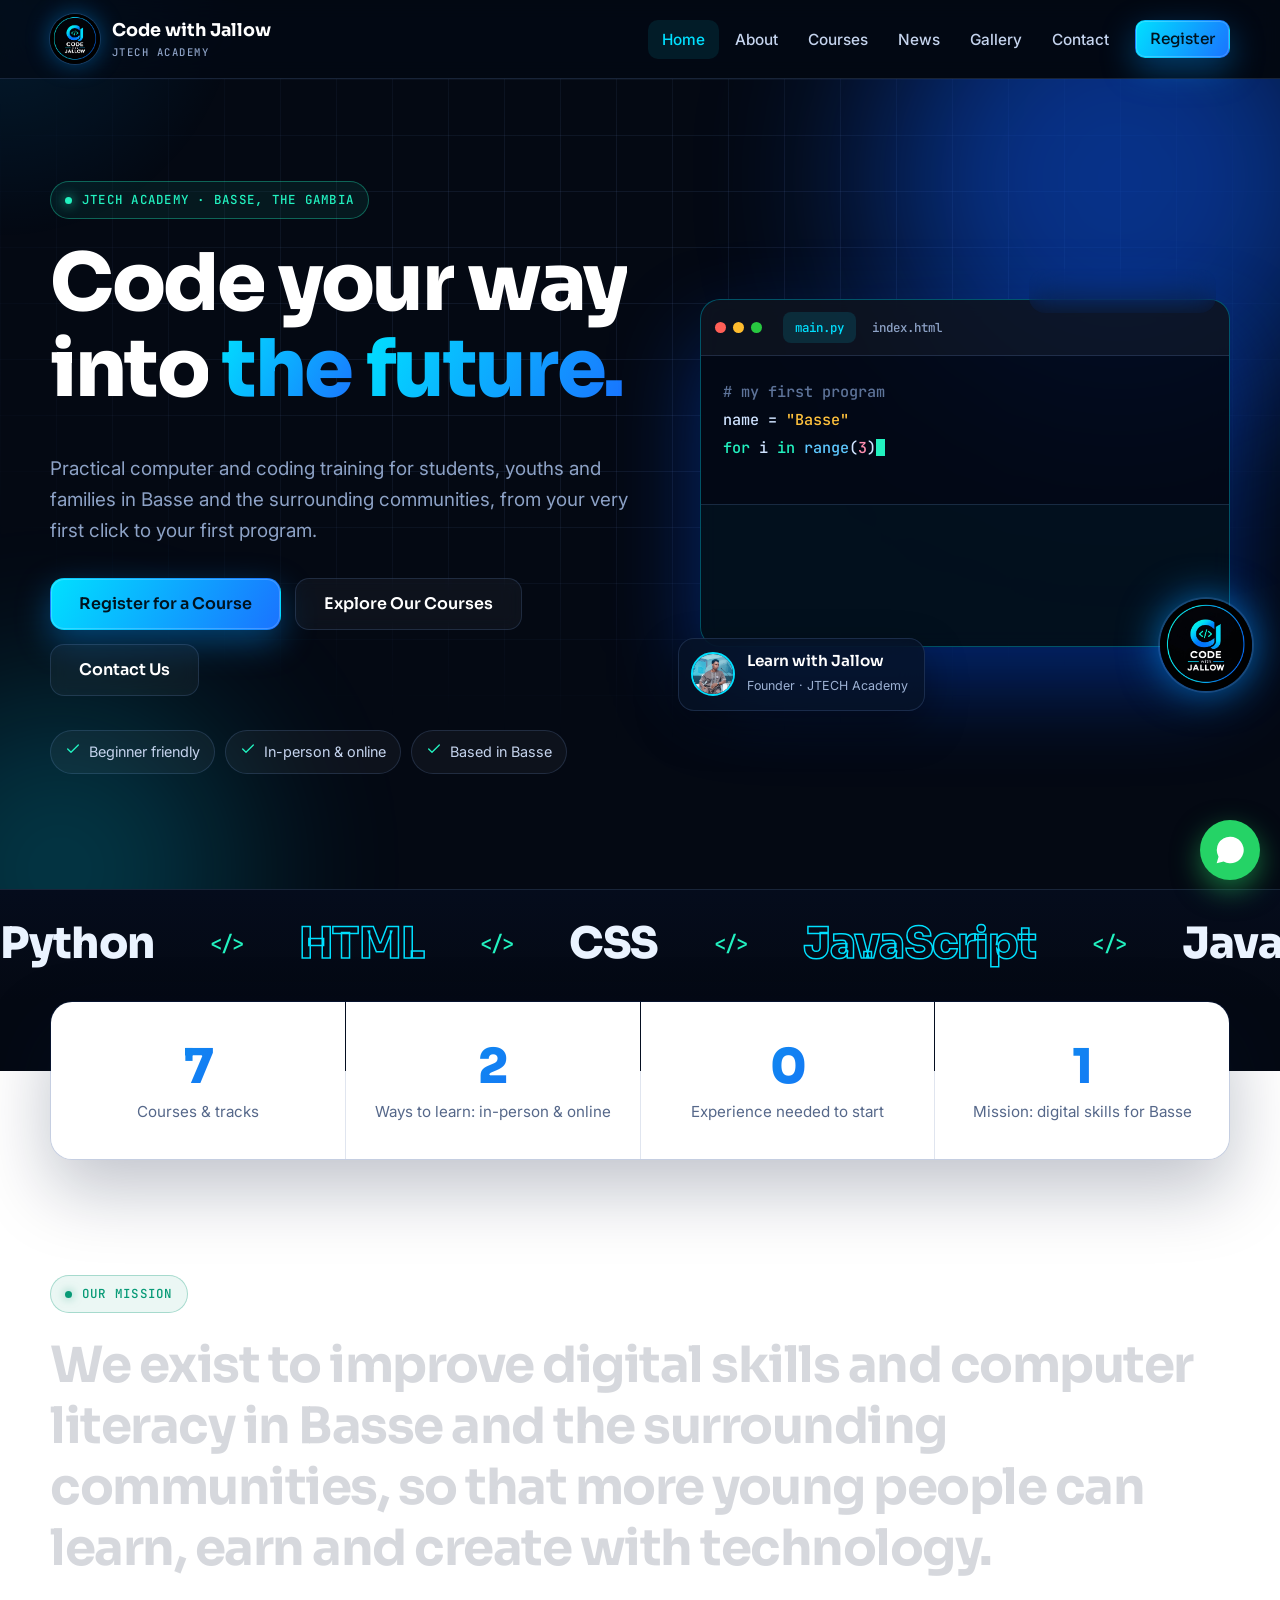
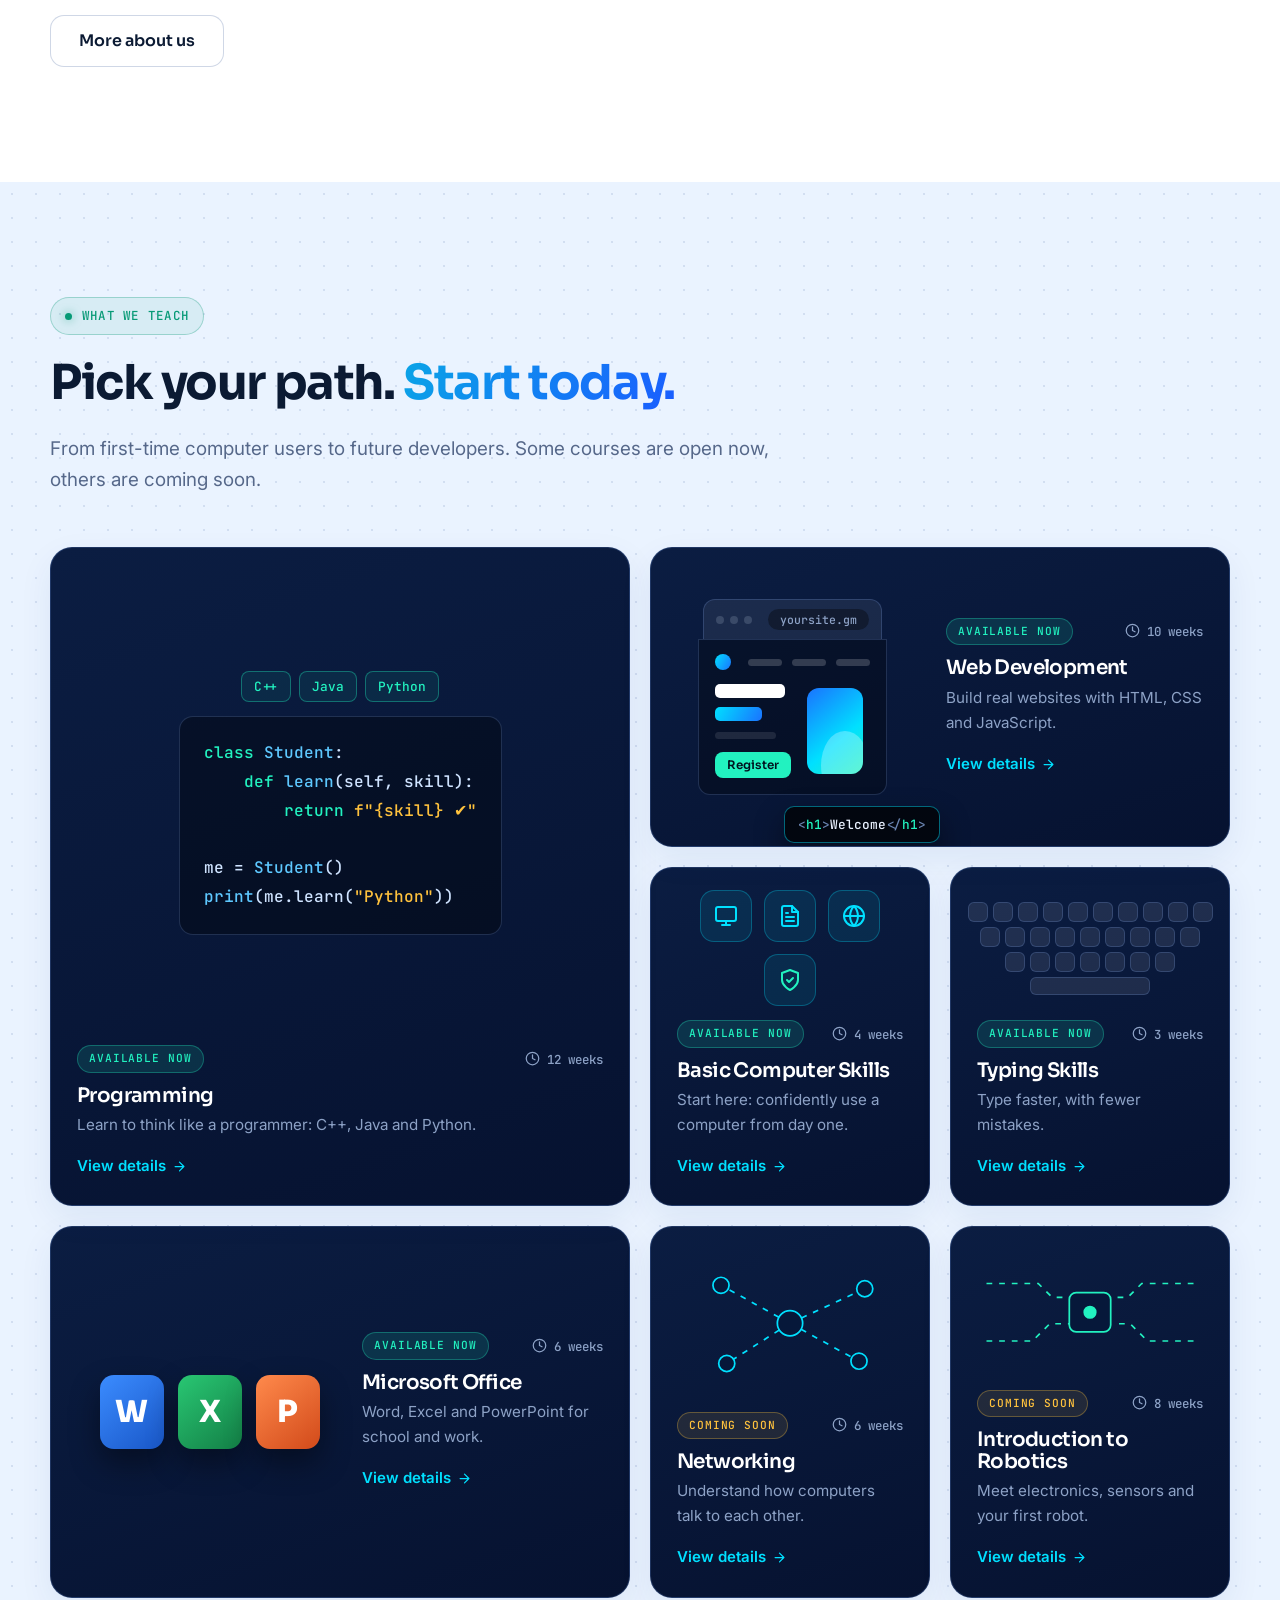
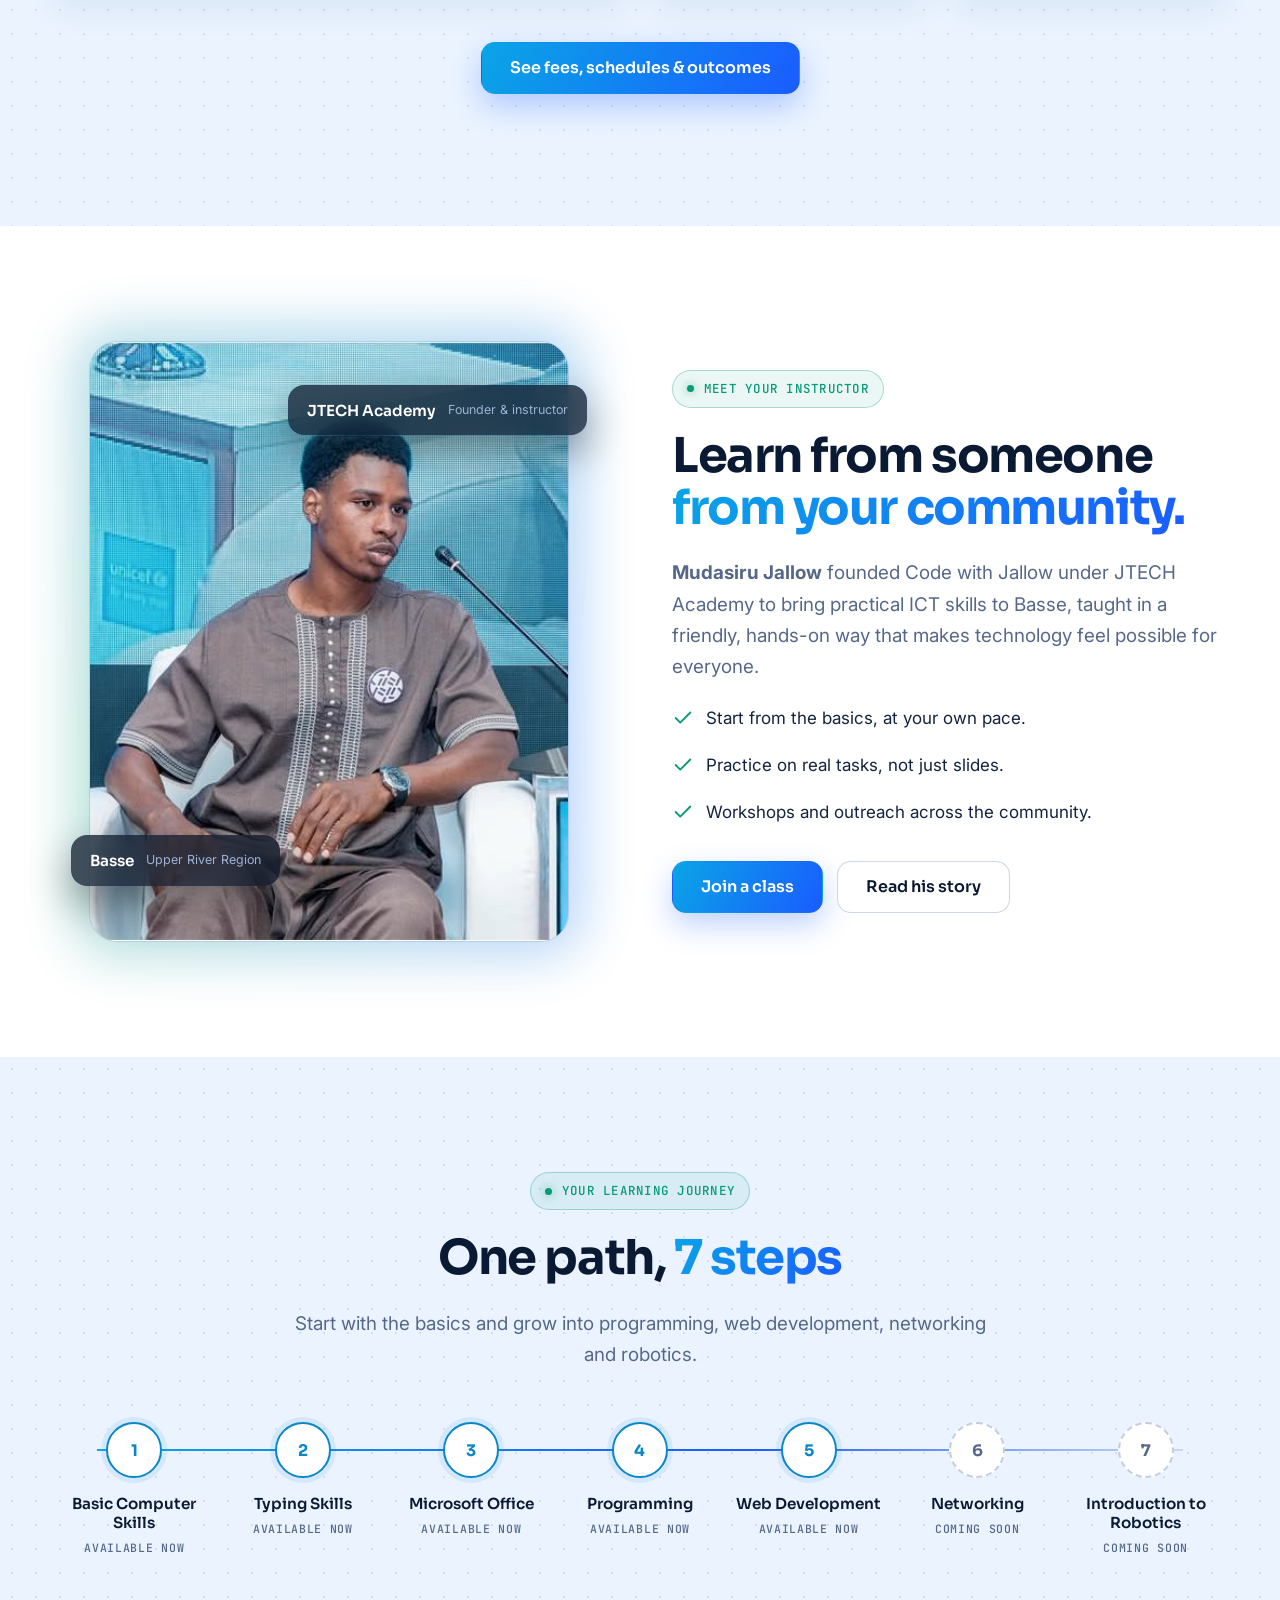
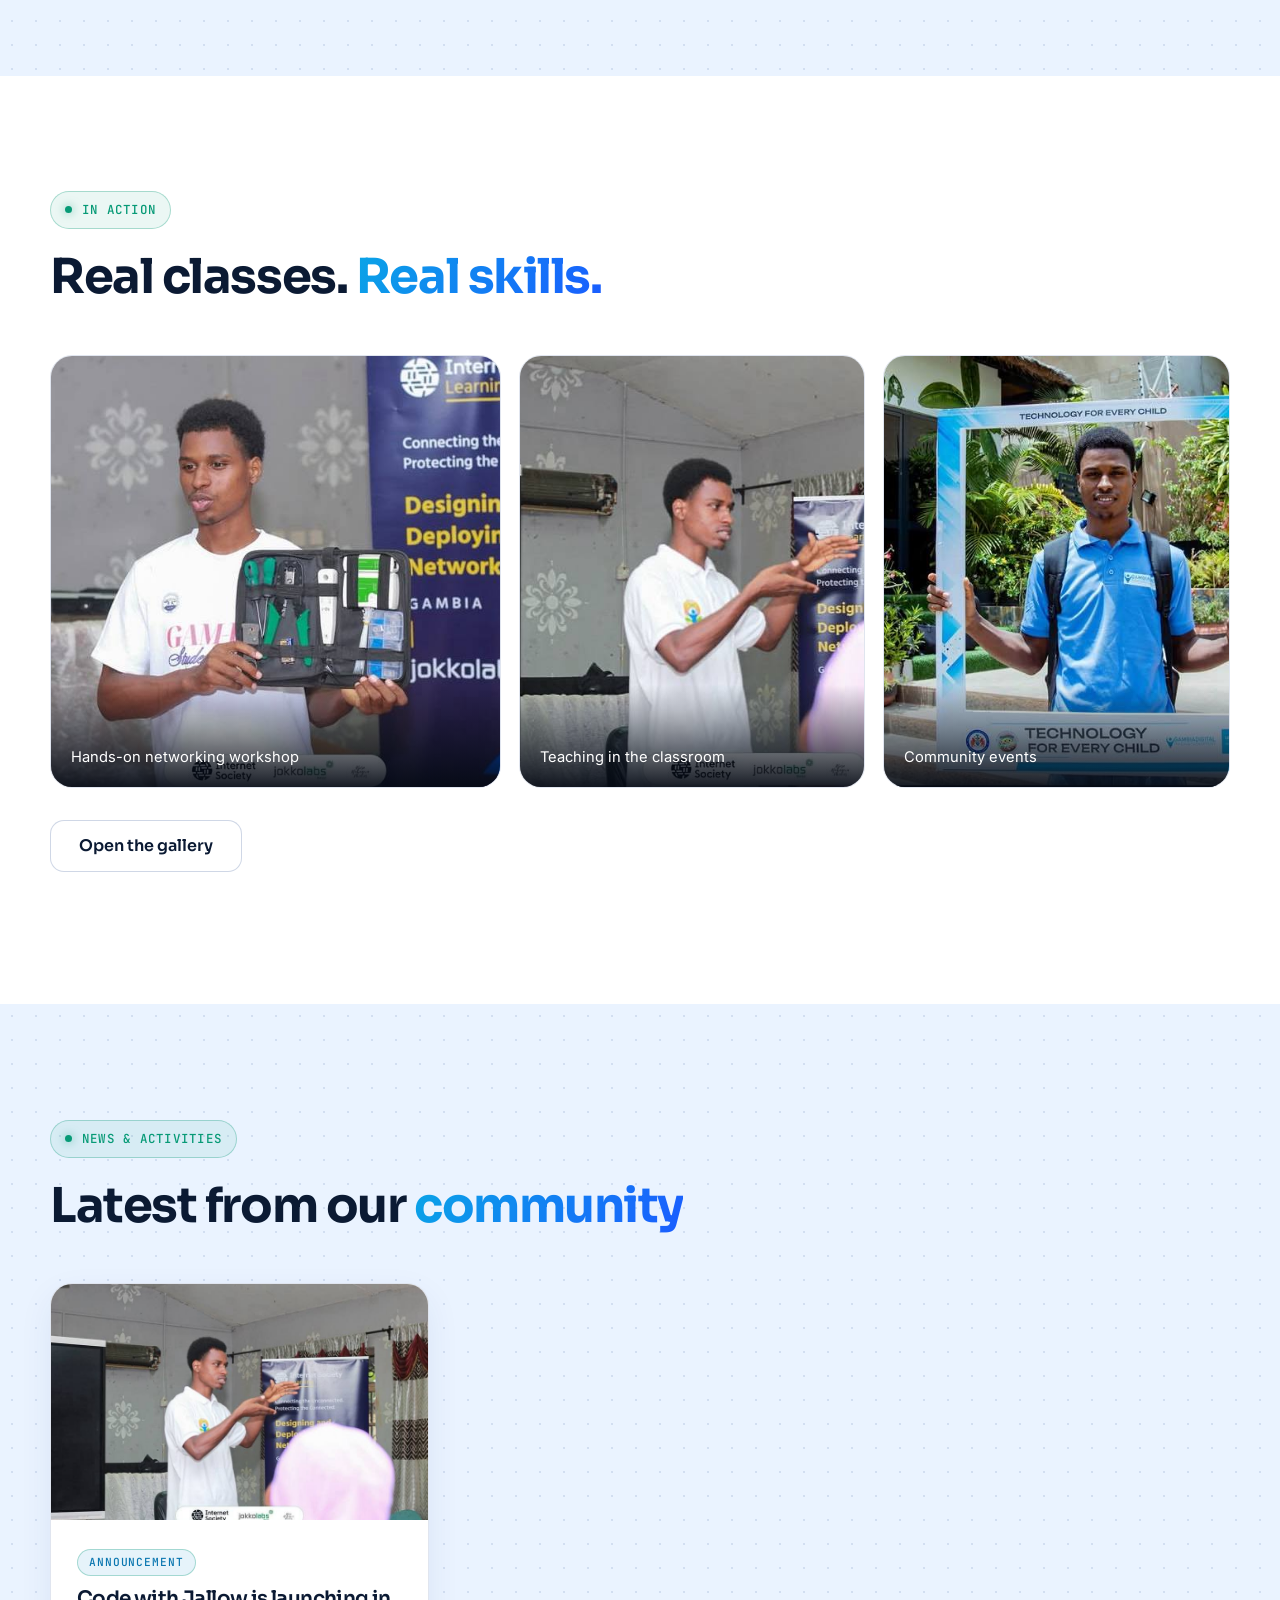
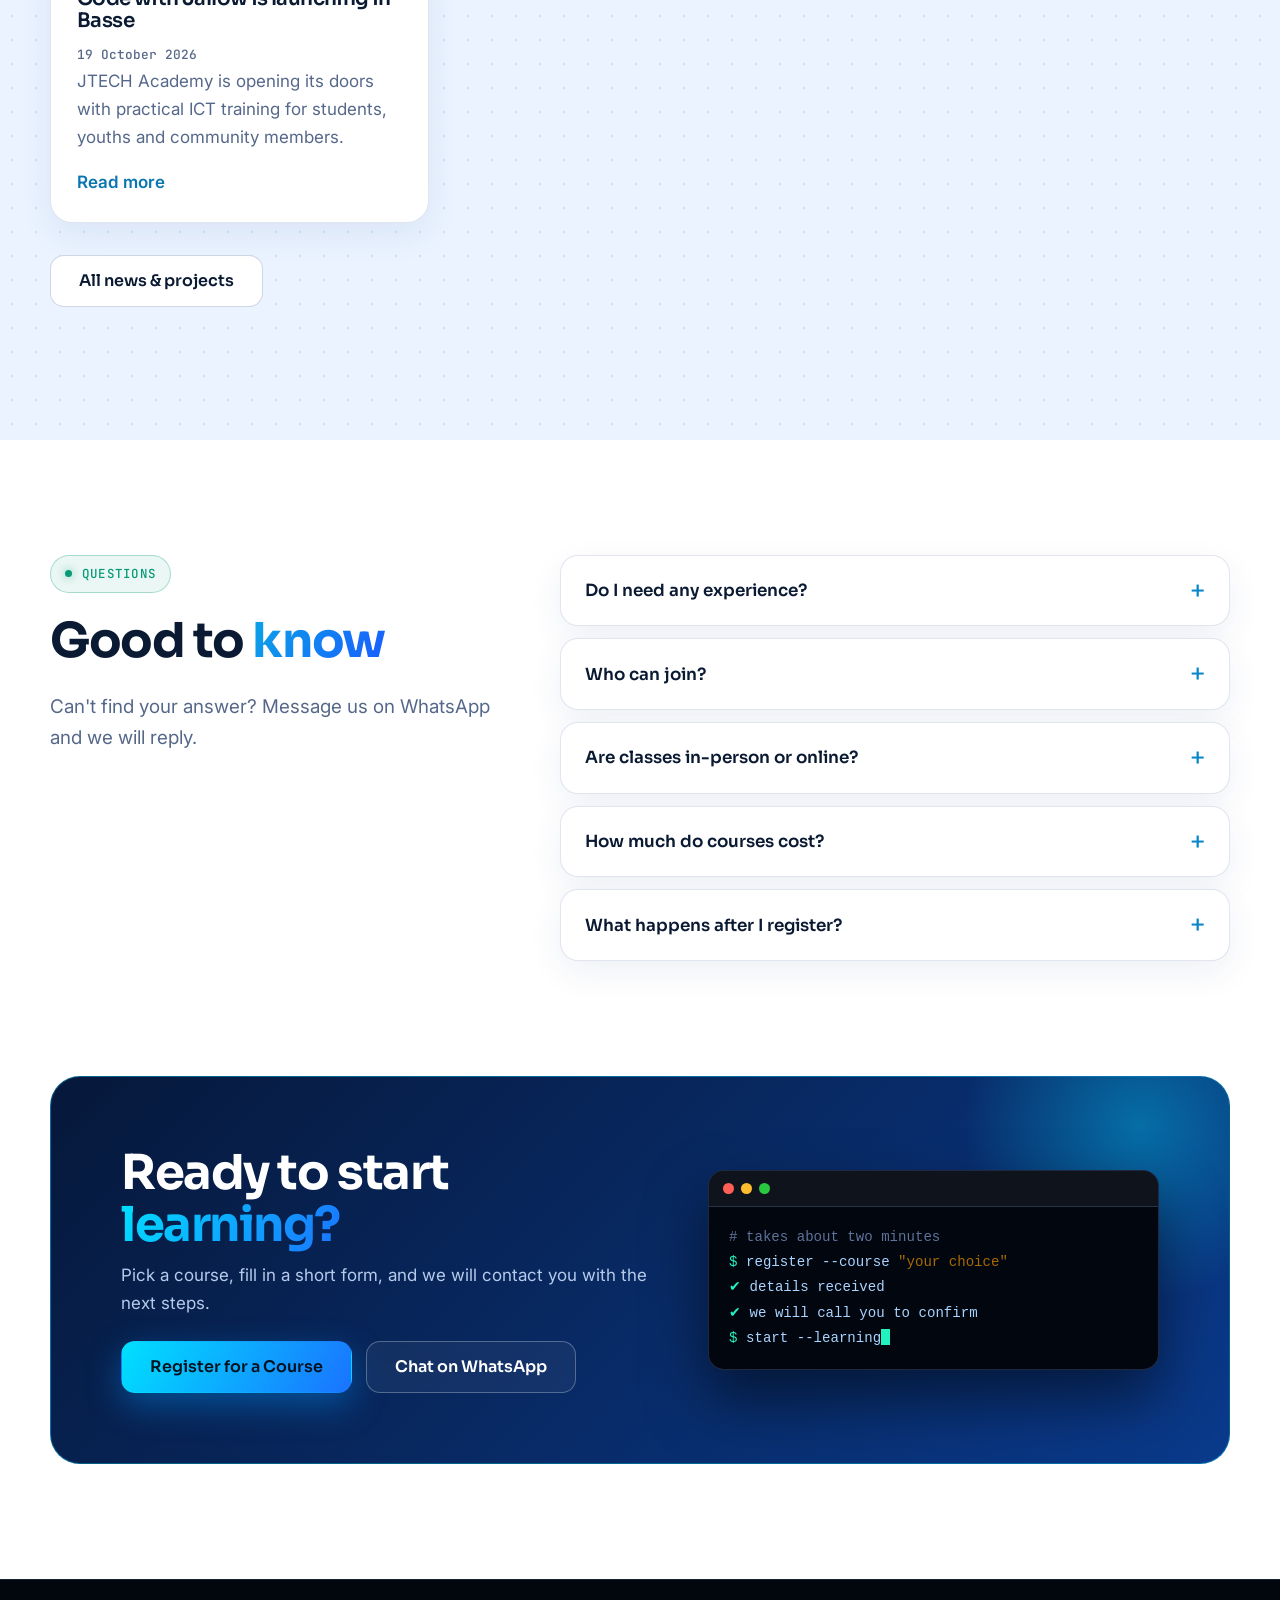
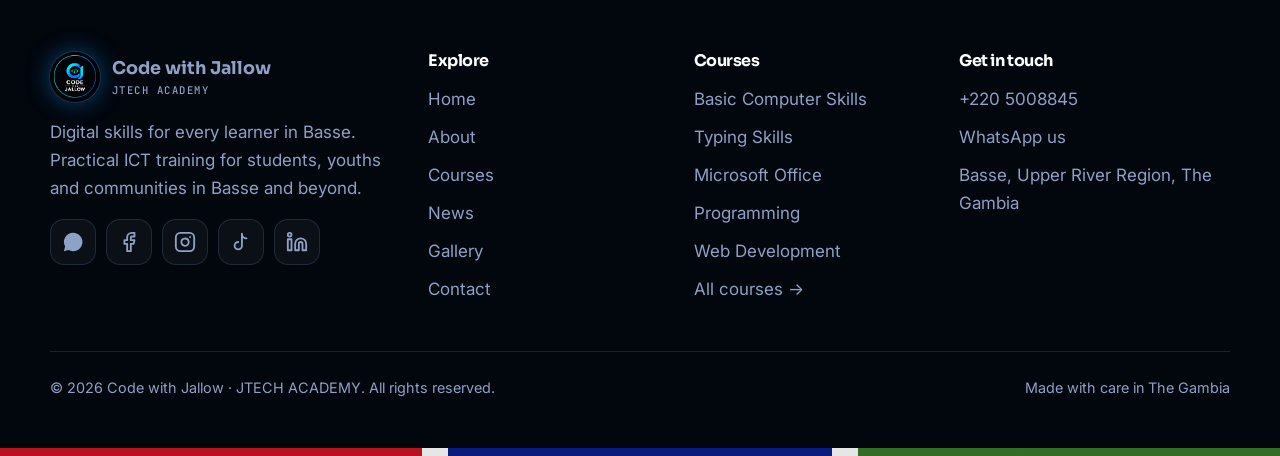
<file: index.html>
<!doctype html>
<html lang="en">
<head>
  <meta charset="utf-8">
  <meta name="viewport" content="width=device-width, initial-scale=1">
  <title>Code with Jallow | ICT & Coding Training in Basse, The Gambia</title>
  <meta name="description" content="Code with Jallow (JTECH Academy) offers practical computer skills, typing, Microsoft Office, programming and web development training in Basse, Upper River Region, The Gambia. Register today.">
  <link rel="canonical" href="https://www.example.com/">
  <meta property="og:title" content="Code with Jallow | ICT & Coding Training in Basse">
  <meta property="og:description" content="Practical digital skills training for students, youths and communities in Basse, The Gambia.">
  <meta property="og:type" content="website">
  <meta property="og:image" content="images/logo.jpg">
  <meta name="theme-color" content="#040913">
  <link rel="icon" href="images/logo.jpg" type="image/jpeg">
  <link rel="preconnect" href="https://fonts.googleapis.com">
  <link rel="preconnect" href="https://fonts.gstatic.com" crossorigin>
  <link href="https://fonts.googleapis.com/css2?family=Inter:wght@400;500;600&family=JetBrains+Mono:wght@500&family=Sora:wght@500;600;700;800&display=swap" rel="stylesheet">
  <link rel="stylesheet" href="css/style.css">
  <script type="application/ld+json">
  {"@context":"https://schema.org","@type":"EducationalOrganization","name":"Code with Jallow","alternateName":"JTECH Academy","description":"ICT and programming training in Basse, The Gambia","address":{"@type":"PostalAddress","addressLocality":"Basse","addressRegion":"Upper River Region","addressCountry":"GM"},"telephone":"+2205008845"}
  </script>
</head>
<body data-page="home">
  <a class="skip" href="#main">Skip to content</a>
  <header id="site-header"></header>

  <main id="main">
    <!-- HERO -->
    <section class="hero grid-bg">
      <canvas id="net" aria-hidden="true"></canvas>
      <div class="orb a"></div><div class="orb b"></div>
      <div class="container">
        <div>
          <span class="eyebrow">JTECH Academy · Basse, The Gambia</span>
          <h1 data-split>Code your way into <span class="gtext">the future.</span></h1>
          <p class="lead">Practical computer and coding training for students, youths and families in Basse and the surrounding communities, from your very first click to your first program.</p>
          <div class="btn-row">
            <a class="btn btn-primary" href="register.html">Register for a Course</a>
            <a class="btn btn-ghost" href="courses.html">Explore Our Courses</a>
            <a class="btn btn-ghost" href="contact.html">Contact Us</a>
          </div>
          <div class="hero-badges">
            <span class="badge"><span data-icon="check"></span>Beginner friendly</span>
            <span class="badge"><span data-icon="check"></span>In-person &amp; online</span>
            <span class="badge"><span data-icon="check"></span>Based in Basse</span>
          </div>
        </div>

        <div class="hero-stage">
          <div class="ide" id="ide">
            <div class="ide-bar"><i></i><i></i><i></i>
              <div class="ide-tabs"><button class="on" data-tab="py">main.py</button><button data-tab="html">index.html</button></div>
            </div>
            <pre class="ide-code" id="ide-code" aria-label="Sample code being typed"></pre>
            <div class="ide-out" id="ide-out" aria-live="off"></div>
          </div>
          <div class="glass chip-live"><span class="dot"></span>Registration open</div>
          <div class="glass chip-teacher"><img data-founder-photo src="images/founder.jpg" alt="" width="44" height="44"><div><strong>Learn with Jallow</strong><small>Founder · JTECH Academy</small></div></div>
          <img class="badge-logo" src="images/logo.jpg" alt="Code with Jallow logo" width="92" height="92">
        </div>
      </div>
    </section>

    <!-- TICKER -->
    <div class="marquee" aria-hidden="true"><div class="marquee-track" id="ticker"></div></div>

    <!-- STATS -->
    <section class="section" style="padding-bottom:0">
      <div class="container">
        <div class="stats-grid">
          <div class="stat"><strong data-course-count data-count="7">7</strong><span>Courses &amp; tracks</span></div>
          <div class="stat"><strong data-count="2">2</strong><span>Ways to learn: in-person &amp; online</span></div>
          <div class="stat"><strong data-count="0">0</strong><span>Experience needed to start</span></div>
          <div class="stat"><strong data-count="1">1</strong><span>Mission: digital skills for Basse</span></div>
        </div>
      </div>
    </section>

    <!-- MISSION (words light up on scroll) -->
    <section class="section">
      <div class="container">
        <span class="eyebrow">Our mission</span>
        <p class="mission" data-scrub>We exist to improve digital skills and computer literacy in Basse and the surrounding communities, so that more young people can learn, earn and create with technology.</p>
        <a class="btn btn-ghost" href="about.html">More about us</a>
      </div>
    </section>

    <!-- COURSES BENTO -->
    <section class="section alt">
      <div class="container">
        <div class="section-head">
          <span class="eyebrow">What we teach</span>
          <h2>Pick your path. <span class="gtext">Start today.</span></h2>
          <p class="lead">From first-time computer users to future developers. Some courses are open now, others are coming soon.</p>
        </div>
        <div class="bento" data-render="bento"></div>
        <p class="center" style="margin-top:44px"><a class="btn btn-primary" href="courses.html">See fees, schedules &amp; outcomes</a></p>
      </div>
    </section>

    <!-- MEET JALLOW -->
    <section class="section">
      <div class="container split">
        <div class="portrait reveal">
          <div class="ring"></div>
          <img data-founder-photo src="images/founder.jpg" alt="" loading="lazy" width="900" height="601">
          <div class="glass tag-a"><strong>Basse</strong><small>Upper River Region</small></div>
          <div class="glass tag-b"><strong>JTECH Academy</strong><small>Founder &amp; instructor</small></div>
        </div>
        <div class="reveal">
          <span class="eyebrow">Meet your instructor</span>
          <h2>Learn from someone <span class="gtext">from your community.</span></h2>
          <p class="lead"><strong data-founder-name>Mudasiru Jallow</strong> founded Code with Jallow under JTECH Academy to bring practical ICT skills to Basse, taught in a friendly, hands-on way that makes technology feel possible for everyone.</p>
          <ul class="checks">
            <li><span data-icon="check"></span>Start from the basics, at your own pace.</li>
            <li><span data-icon="check"></span>Practice on real tasks, not just slides.</li>
            <li><span data-icon="check"></span>Workshops and outreach across the community.</li>
          </ul>
          <div class="btn-row">
            <a class="btn btn-primary" href="register.html">Join a class</a>
            <a class="btn btn-ghost" href="about.html#founder">Read his story</a>
          </div>
        </div>
      </div>
    </section>

    <!-- ROADMAP -->
    <section class="section alt">
      <div class="container">
        <div class="section-head center">
          <span class="eyebrow">Your learning journey</span>
          <h2>One path, <span class="gtext"><span data-course-count>7</span> steps</span></h2>
          <p class="lead">Start with the basics and grow into programming, web development, networking and robotics.</p>
        </div>
        <ol class="roadmap" id="roadmap"></ol>
      </div>
    </section>

    <!-- IN ACTION -->
    <section class="section">
      <div class="container">
        <div class="section-head">
          <span class="eyebrow">In action</span>
          <h2>Real classes. <span class="gtext">Real skills.</span></h2>
        </div>
        <div class="strip">
          <figure class="reveal"><img src="images/class-network-toolkit.jpg" alt="Networking workshop with a cable toolkit" loading="lazy"><figcaption>Hands-on networking workshop</figcaption></figure>
          <figure class="reveal"><img src="images/class-teaching.jpg" alt="Teaching a class" loading="lazy" style="object-position:30% 50%"><figcaption>Teaching in the classroom</figcaption></figure>
          <figure class="reveal"><img src="images/jallow-tech-for-every-child.jpg" alt="Technology for Every Child event" loading="lazy" style="object-position:50% 40%"><figcaption>Community events</figcaption></figure>
        </div>
        <p style="margin-top:32px"><a class="btn btn-ghost" href="gallery.html">Open the gallery</a></p>
      </div>
    </section>

    <!-- NEWS -->
    <section class="section alt">
      <div class="container">
        <div class="section-head">
          <span class="eyebrow">News &amp; activities</span>
          <h2>Latest from our <span class="gtext">community</span></h2>
        </div>
        <div class="grid grid-3" data-render="latest-posts"></div>
        <p style="margin-top:32px"><a class="btn btn-ghost" href="news.html">All news &amp; projects</a></p>
      </div>
    </section>

    <!-- FAQ -->
    <section class="section">
      <div class="container faq-wrap">
        <div>
          <span class="eyebrow">Questions</span>
          <h2>Good to <span class="gtext">know</span></h2>
          <p class="lead">Can't find your answer? Message us on WhatsApp and we will reply.</p>
        </div>
        <div class="faq">
          <details><summary>Do I need any experience?</summary><p>No. Our beginner courses start from the very basics, and you can move on to programming and web development when you are ready.</p></details>
          <details><summary>Who can join?</summary><p>Students, youths and adults from Basse and the surrounding communities. Fill in the short registration form to get started.</p></details>
          <details><summary>Are classes in-person or online?</summary><p>Classes are mainly in-person in Basse. Some courses, such as Programming and Web Development, also offer an online option. Each course page shows its learning mode.</p></details>
          <details><summary>How much do courses cost?</summary><p>Each course page has a fee section. Fees are being finalised, so contact us to confirm the current price before you register.</p></details>
          <details><summary>What happens after I register?</summary><p>You will see a confirmation message straight away, and we will contact you by phone to confirm your place, schedule and fee.</p></details>
        </div>
      </div>
    </section>

    <!-- CTA -->
    <section class="section" style="padding-top:0">
      <div class="container">
        <div class="cta">
          <div>
            <h2>Ready to start <span class="gtext">learning?</span></h2>
            <p>Pick a course, fill in a short form, and we will contact you with the next steps.</p>
            <div class="btn-row">
              <a class="btn btn-primary" href="register.html">Register for a Course</a>
              <a class="btn btn-ghost" data-wa="Hello! I would like to know more about Code with Jallow." href="#" target="_blank" rel="noopener">Chat on WhatsApp</a>
            </div>
          </div>
          <div class="terminal" aria-hidden="true">
            <div class="bar"><i></i><i></i><i></i></div>
<pre><span class="m"># takes about two minutes</span>
<span class="g">$</span> register --course <span class="y">"your choice"</span>
<span class="g">✔</span> details received
<span class="g">✔</span> we will call you to confirm
<span class="g">$</span> start --learning<span class="caret"></span></pre>
          </div>
        </div>
      </div>
    </section>
  </main>

  <footer id="site-footer"></footer>
  <script src="js/data.js"></script>
  <script src="js/main.js"></script>
  <script src="js/fx.js"></script>
</body>
</html>
</file>
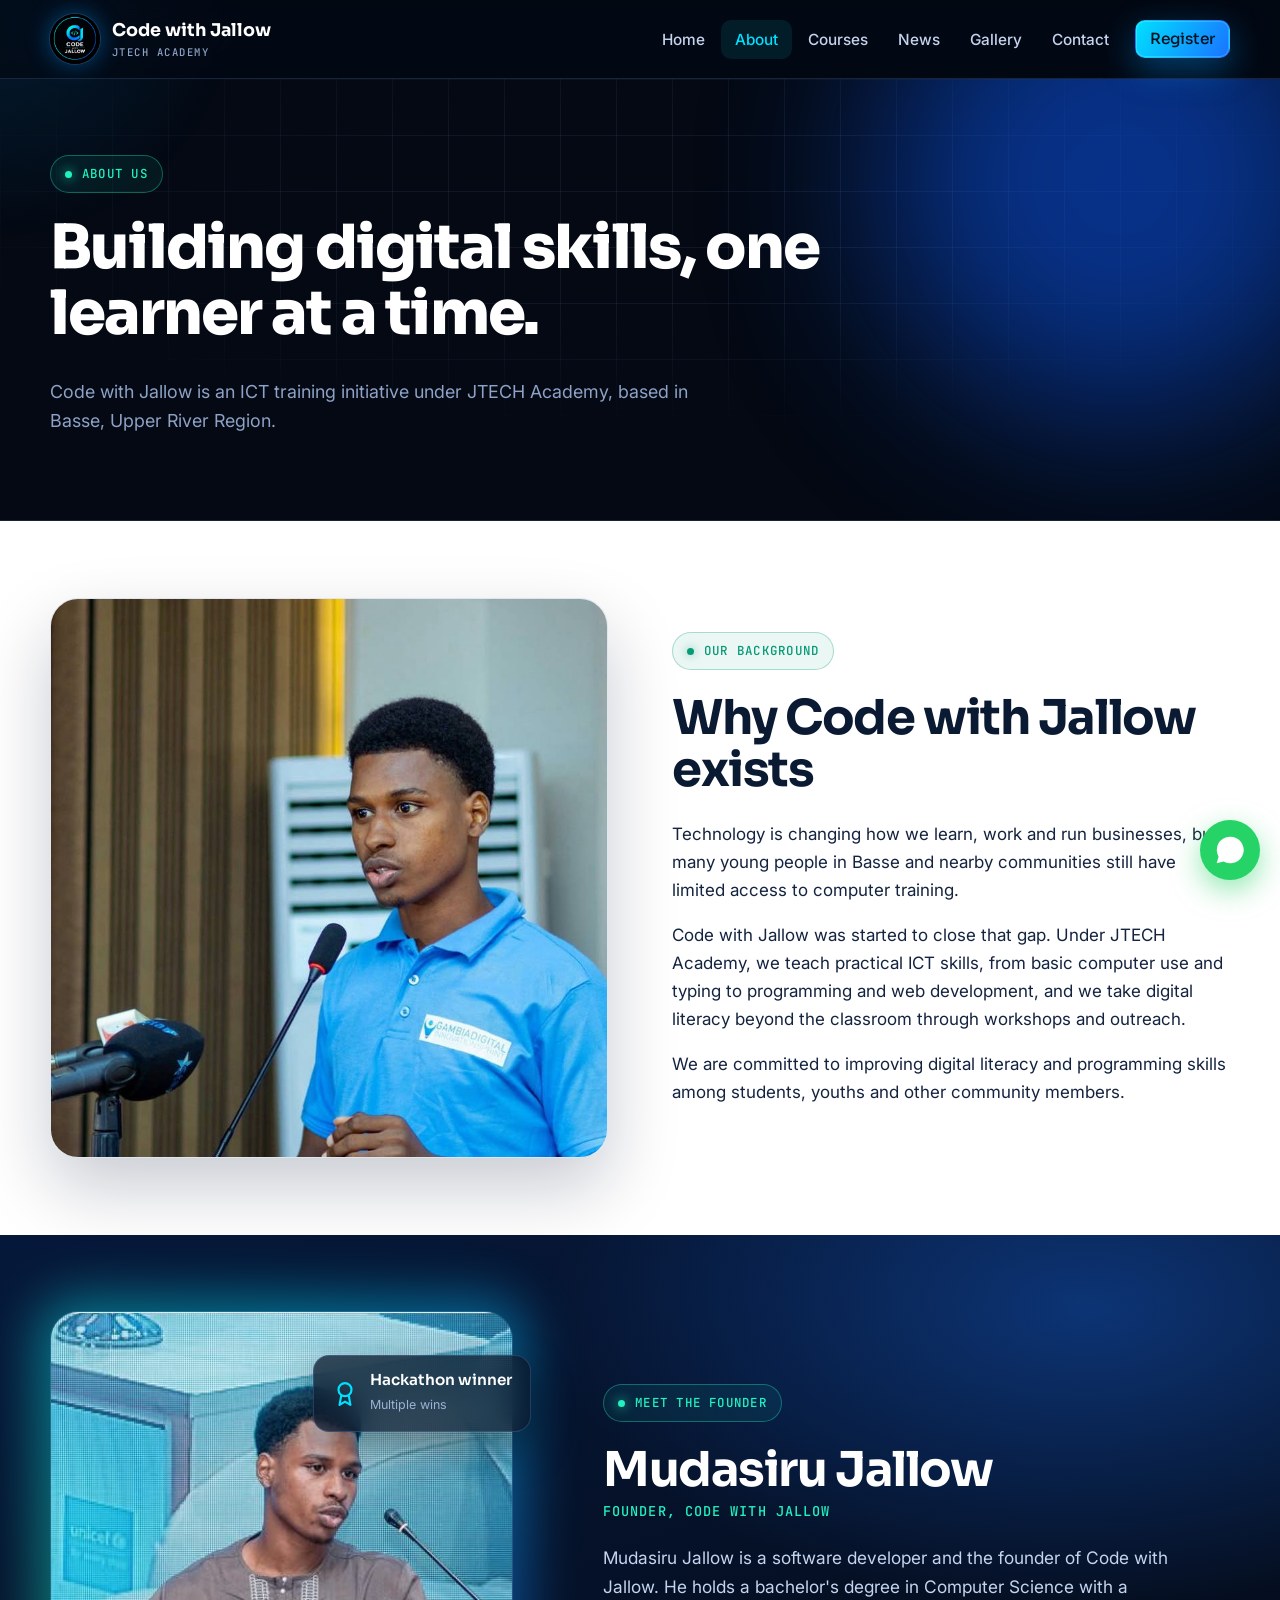
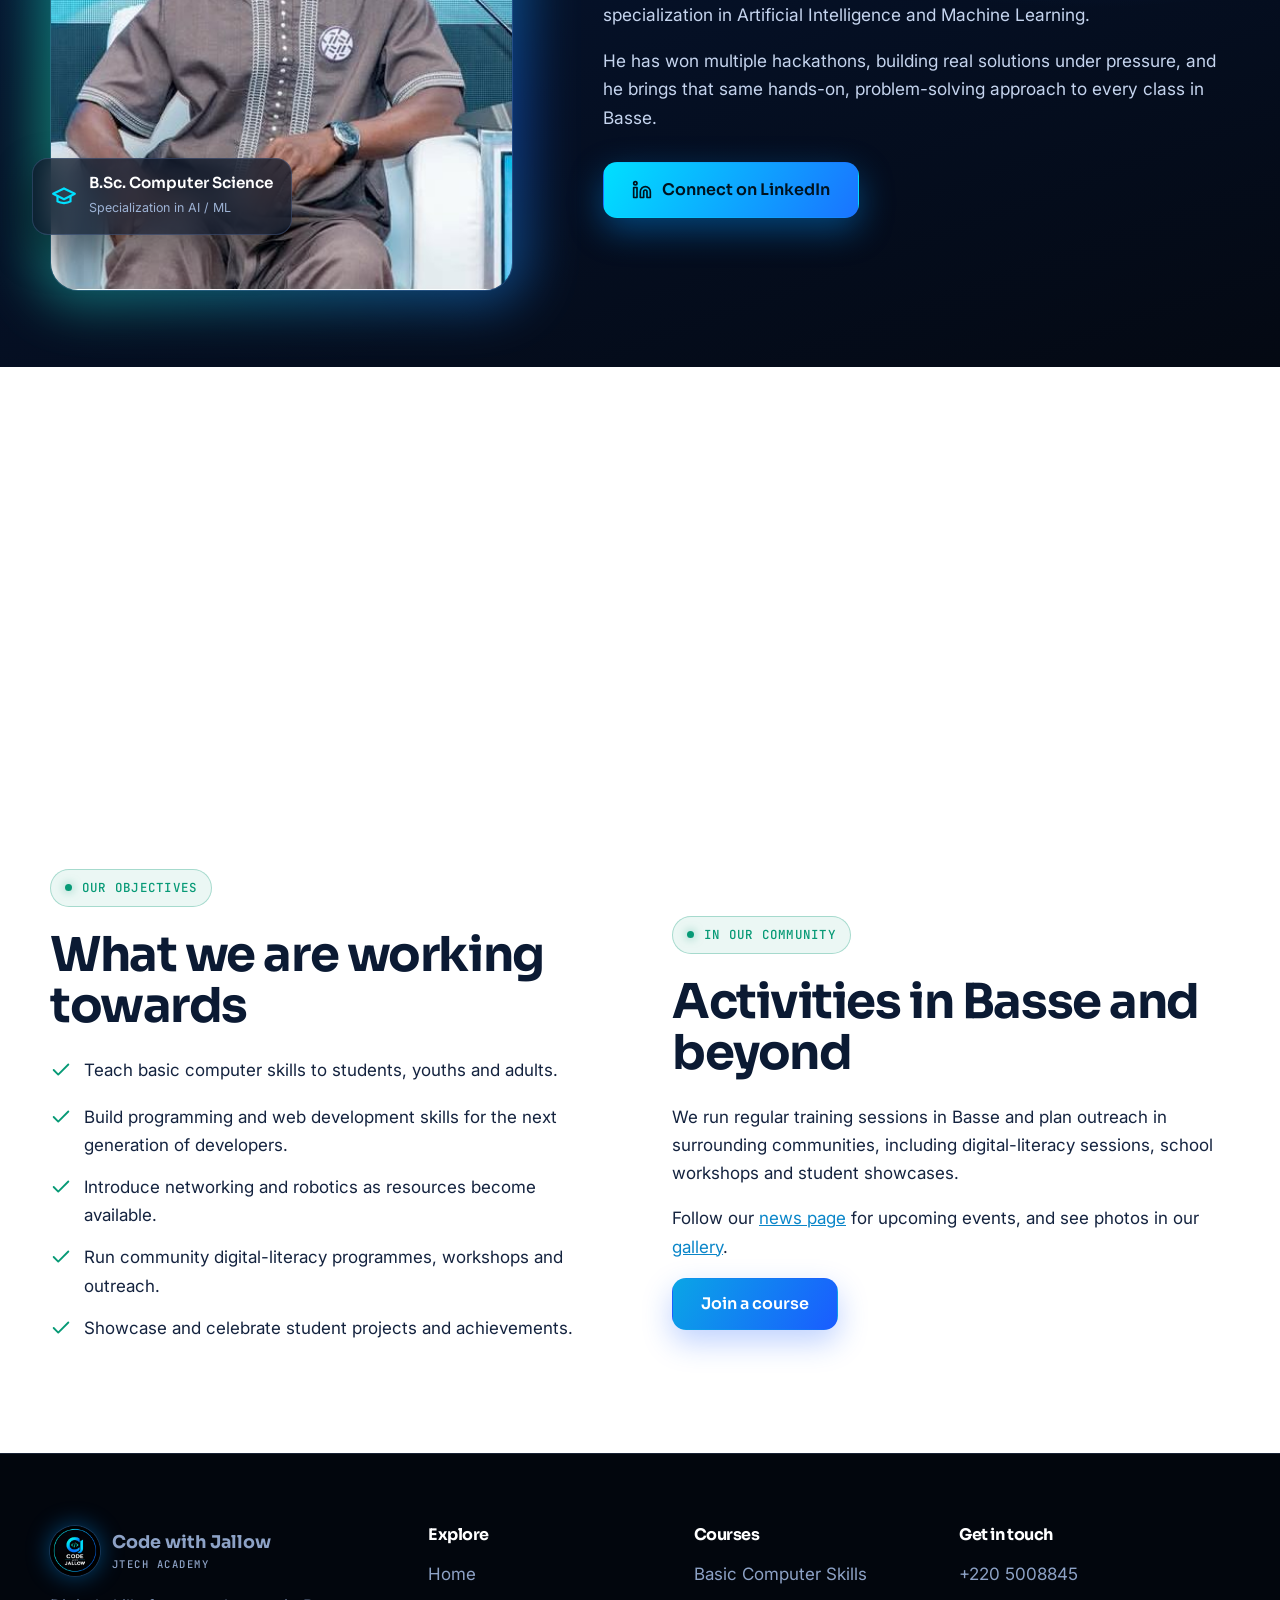
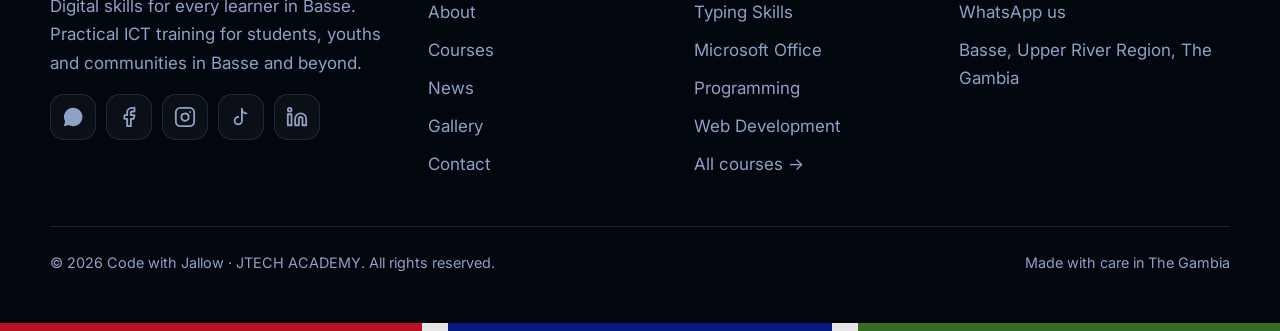
<file: about.html>
<!doctype html>
<html lang="en">
<head>
  <meta charset="utf-8">
  <meta name="viewport" content="width=device-width, initial-scale=1">
  <title>About Us | Code with Jallow · JTECH Academy, Basse</title>
  <meta name="description" content="Learn about Code with Jallow and JTECH Academy: our mission, vision and objectives to improve digital literacy and programming skills in Basse, The Gambia.">
  <meta name="theme-color" content="#040913">
  <link rel="icon" href="images/logo.jpg" type="image/jpeg">
  <link rel="preconnect" href="https://fonts.googleapis.com">
  <link rel="preconnect" href="https://fonts.gstatic.com" crossorigin>
  <link href="https://fonts.googleapis.com/css2?family=Inter:wght@400;500;600&family=JetBrains+Mono:wght@500&family=Sora:wght@500;600;700;800&display=swap" rel="stylesheet">
  <link rel="stylesheet" href="css/style.css">
</head>
<body data-page="about">
  <a class="skip" href="#main">Skip to content</a>
  <header id="site-header"></header>
  <main id="main">
    <section class="page-hero grid-bg"><div class="orb a"></div>
      <div class="container">
        <span class="eyebrow">About us</span>
        <h1>Building digital skills, one learner at a time.</h1>
        <p>Code with Jallow is an ICT training initiative under JTECH Academy, based in Basse, Upper River Region.</p>
      </div>
    </section>

    <section class="section">
      <div class="container split">
        <img src="images/jallow-speaking.jpg" alt="Jallow speaking at a digital innovation event" loading="lazy" width="828" height="958" style="max-height:560px;object-fit:cover;object-position:50% 20%">
        <div>
          <span class="eyebrow">Our background</span>
          <h2>Why Code with Jallow exists</h2>
          <p>Technology is changing how we learn, work and run businesses, but many young people in Basse and nearby communities still have limited access to computer training.</p>
          <p>Code with Jallow was started to close that gap. Under JTECH Academy, we teach practical ICT skills, from basic computer use and typing to programming and web development, and we take digital literacy beyond the classroom through workshops and outreach.</p>
          <p>We are committed to improving digital literacy and programming skills among students, youths and other community members.</p>
        </div>
      </div>
    </section>

    <section class="section founder" id="founder">
      <div class="container" data-render="founder"></div>
    </section>

    <section class="section soft">
      <div class="container">
        <div class="grid grid-2">
          <div class="card reveal"><div class="icon-box" data-icon="target"></div><h3>Our mission</h3>
            <p>To improve digital skills and computer literacy in Basse and the surrounding communities through affordable, practical and beginner-friendly training.</p></div>
          <div class="card reveal"><div class="icon-box" data-icon="eye"></div><h3>Our vision</h3>
            <p>A digitally confident Upper River Region where every young person can use technology to learn, earn and build a better future.</p></div>
        </div>
      </div>
    </section>

    <section class="section">
      <div class="container split">
        <div>
          <span class="eyebrow">Our objectives</span>
          <h2>What we are working towards</h2>
          <ul class="checks">
            <li><span data-icon="check"></span>Teach basic computer skills to students, youths and adults.</li>
            <li><span data-icon="check"></span>Build programming and web development skills for the next generation of developers.</li>
            <li><span data-icon="check"></span>Introduce networking and robotics as resources become available.</li>
            <li><span data-icon="check"></span>Run community digital-literacy programmes, workshops and outreach.</li>
            <li><span data-icon="check"></span>Showcase and celebrate student projects and achievements.</li>
          </ul>
        </div>
        <div>
          <span class="eyebrow">In our community</span>
          <h2>Activities in Basse and beyond</h2>
          <p>We run regular training sessions in Basse and plan outreach in surrounding communities, including digital-literacy sessions, school workshops and student showcases.</p>
          <p>Follow our <a href="news.html">news page</a> for upcoming events, and see photos in our <a href="gallery.html">gallery</a>.</p>
          <a class="btn btn-primary" href="register.html">Join a course</a>
        </div>
      </div>
    </section>
  </main>
  <footer id="site-footer"></footer>
  <script src="js/data.js"></script>
  <script src="js/main.js"></script>
  <script src="js/fx.js"></script>
</body>
</html>
</file>
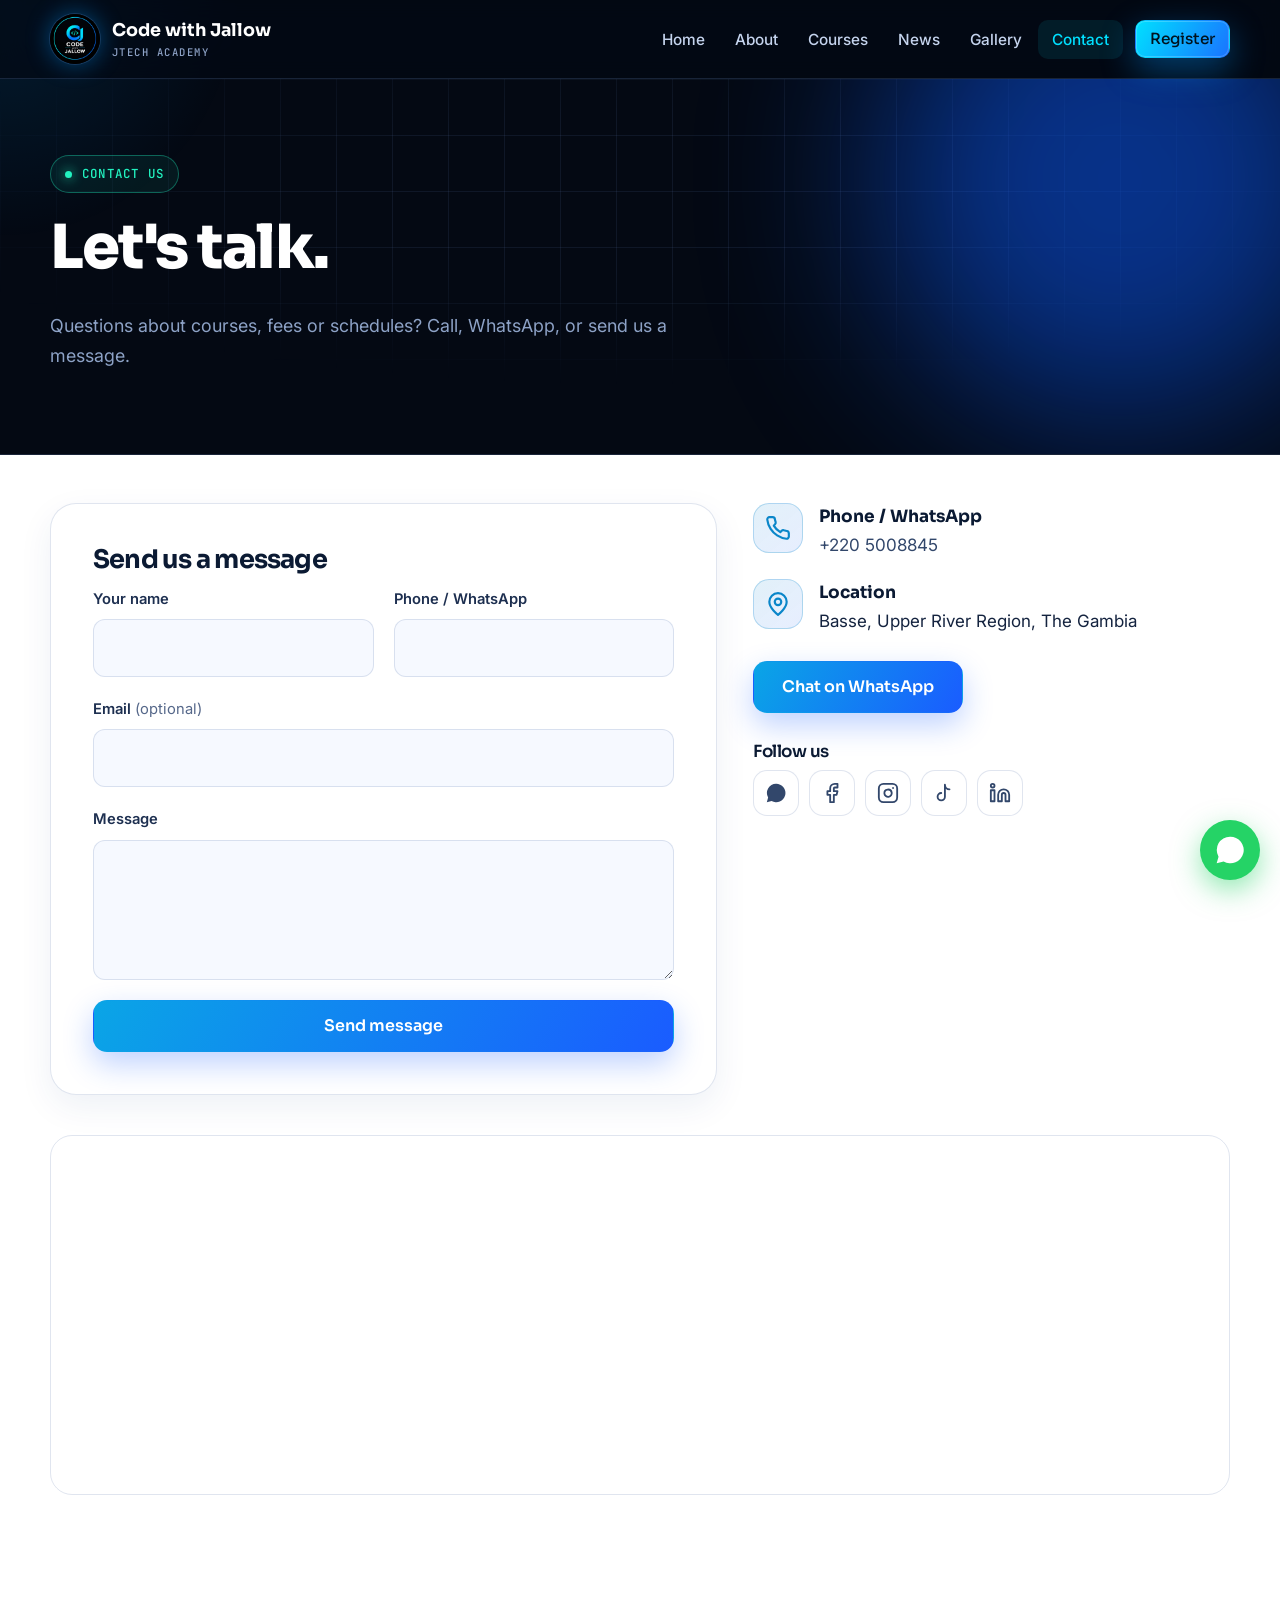
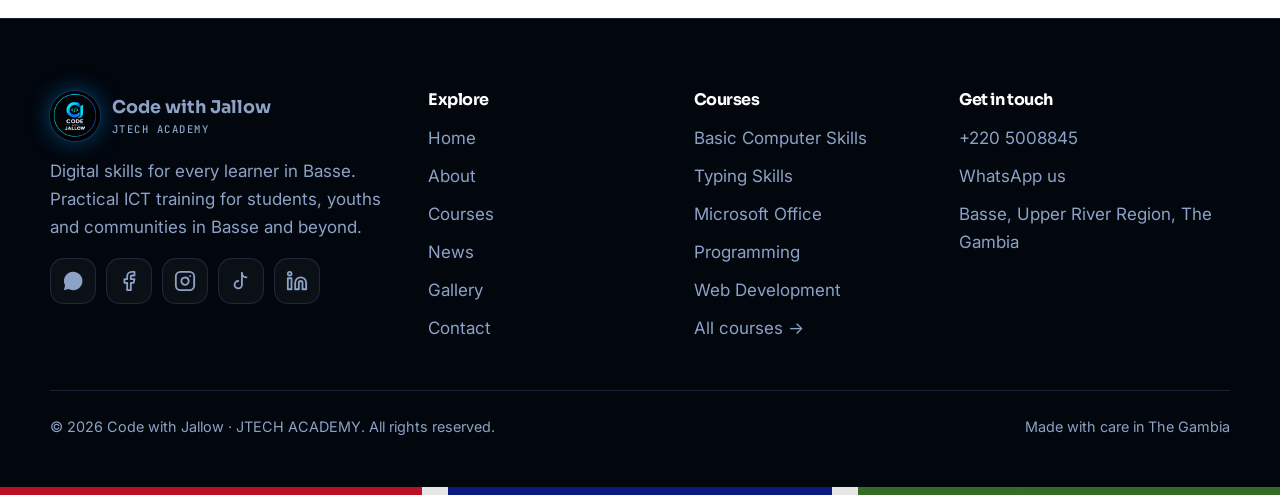
<file: contact.html>
<!doctype html>
<html lang="en">
<head>
  <meta charset="utf-8">
  <meta name="viewport" content="width=device-width, initial-scale=1">
  <title>Contact Us | Code with Jallow, Basse, The Gambia</title>
  <meta name="description" content="Contact Code with Jallow (JTECH Academy) in Basse, Upper River Region, The Gambia. Call or WhatsApp +220 5008845 or send us a message.">
  <meta name="theme-color" content="#040913">
  <link rel="icon" href="images/logo.jpg" type="image/jpeg">
  <link rel="preconnect" href="https://fonts.googleapis.com">
  <link rel="preconnect" href="https://fonts.gstatic.com" crossorigin>
  <link href="https://fonts.googleapis.com/css2?family=Inter:wght@400;500;600&family=JetBrains+Mono:wght@500&family=Sora:wght@500;600;700;800&display=swap" rel="stylesheet">
  <link rel="stylesheet" href="css/style.css">
</head>
<body data-page="contact">
  <a class="skip" href="#main">Skip to content</a>
  <header id="site-header"></header>
  <main id="main">
    <section class="page-hero grid-bg"><div class="orb a"></div>
      <div class="container">
        <span class="eyebrow">Contact us</span>
        <h1>Let's talk.</h1>
        <p>Questions about courses, fees or schedules? Call, WhatsApp, or send us a message.</p>
      </div>
    </section>

    <section class="section" style="padding-top:48px">
      <div class="container form-wrap">
        <div class="form-card">
          <h2 style="font-size:1.6rem">Send us a message</h2>
          <div class="form-error" role="alert"></div>
          <form id="contact-form" novalidate>
            <div class="form-grid">
              <div class="field"><label for="name">Your name</label><input id="name" name="name" required autocomplete="name"></div>
              <div class="field"><label for="phone">Phone / WhatsApp</label><input id="phone" name="phone" type="tel" autocomplete="tel"></div>
              <div class="field full"><label for="email">Email <span class="opt">(optional)</span></label><input id="email" name="email" type="email" autocomplete="email"></div>
              <div class="field full"><label for="message">Message</label><textarea id="message" name="message" required></textarea></div>
              <div class="hp" aria-hidden="true"><label>Leave empty <input name="website" tabindex="-1" autocomplete="off"></label></div>
              <div class="field full"><button class="btn btn-primary" type="submit">Send message</button></div>
            </div>
          </form>
          <div class="success" role="status">
            <div class="tick" data-icon="check"></div>
            <h2>Thanks, <span data-name></span>!</h2>
            <p class="lead">Your message has been sent. We will get back to you soon.</p>
          </div>
        </div>

        <aside>
          <ul class="contact-list">
            <li><span class="icon-box" data-icon="phone"></span><div><strong>Phone / WhatsApp</strong><span data-phone-list></span></div></li>
            <li><span class="icon-box" data-icon="pin"></span><div><strong>Location</strong><span data-location></span></div></li>
          </ul>
          <p style="margin-top:26px"><a class="btn btn-sun" data-wa="Hello! I have a question about Code with Jallow." href="#" target="_blank" rel="noopener">Chat on WhatsApp</a></p>
          <h3 style="margin-top:30px;font-size:1.05rem">Follow us</h3>
          <div class="socials" data-socials></div>
        </aside>
      </div>
      <div class="container" style="margin-top:40px">
        <iframe class="map" title="Map of Basse, The Gambia" loading="lazy" referrerpolicy="no-referrer-when-downgrade"
          src="https://www.google.com/maps?q=Basse+Santa+Su,+The+Gambia&output=embed"></iframe>
      </div>
    </section>
  </main>
  <footer id="site-footer"></footer>
  <script src="js/data.js"></script>
  <script src="js/main.js"></script>
  <script src="js/fx.js"></script>
</body>
</html>
</file>
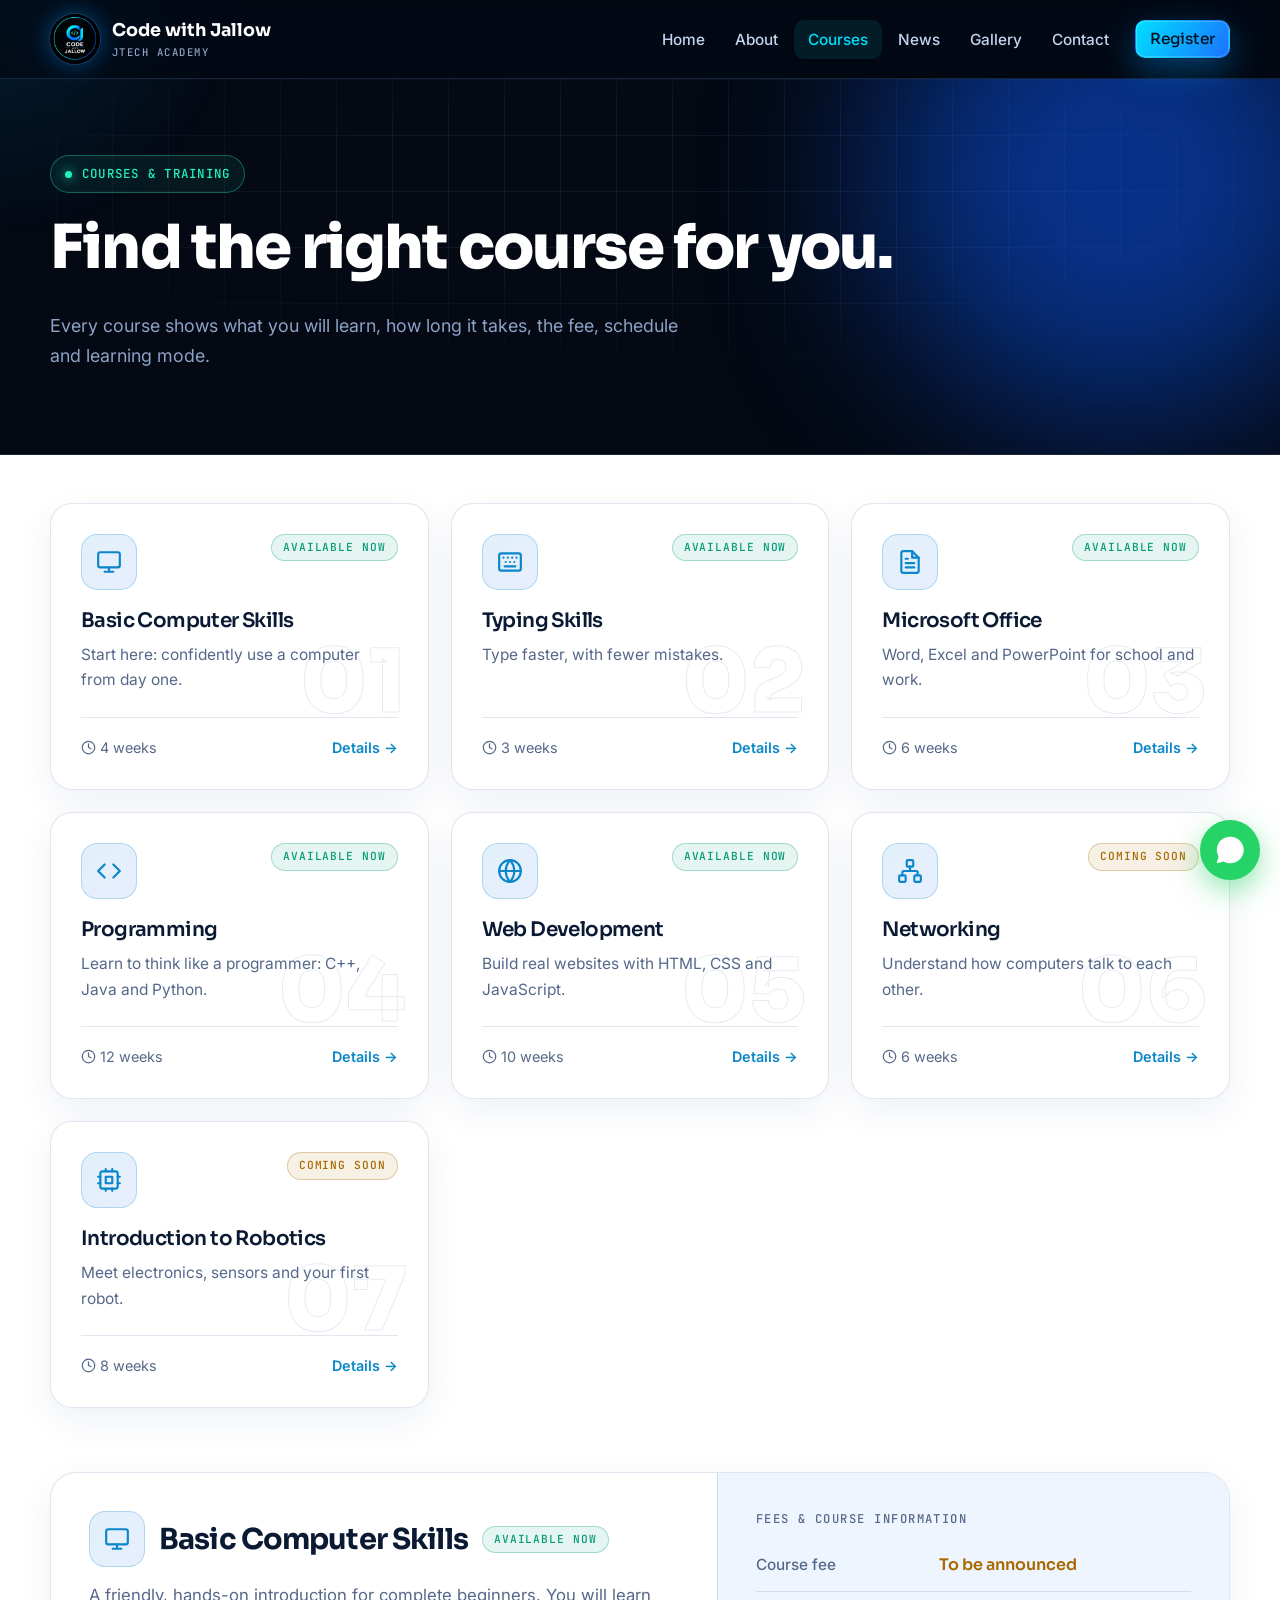
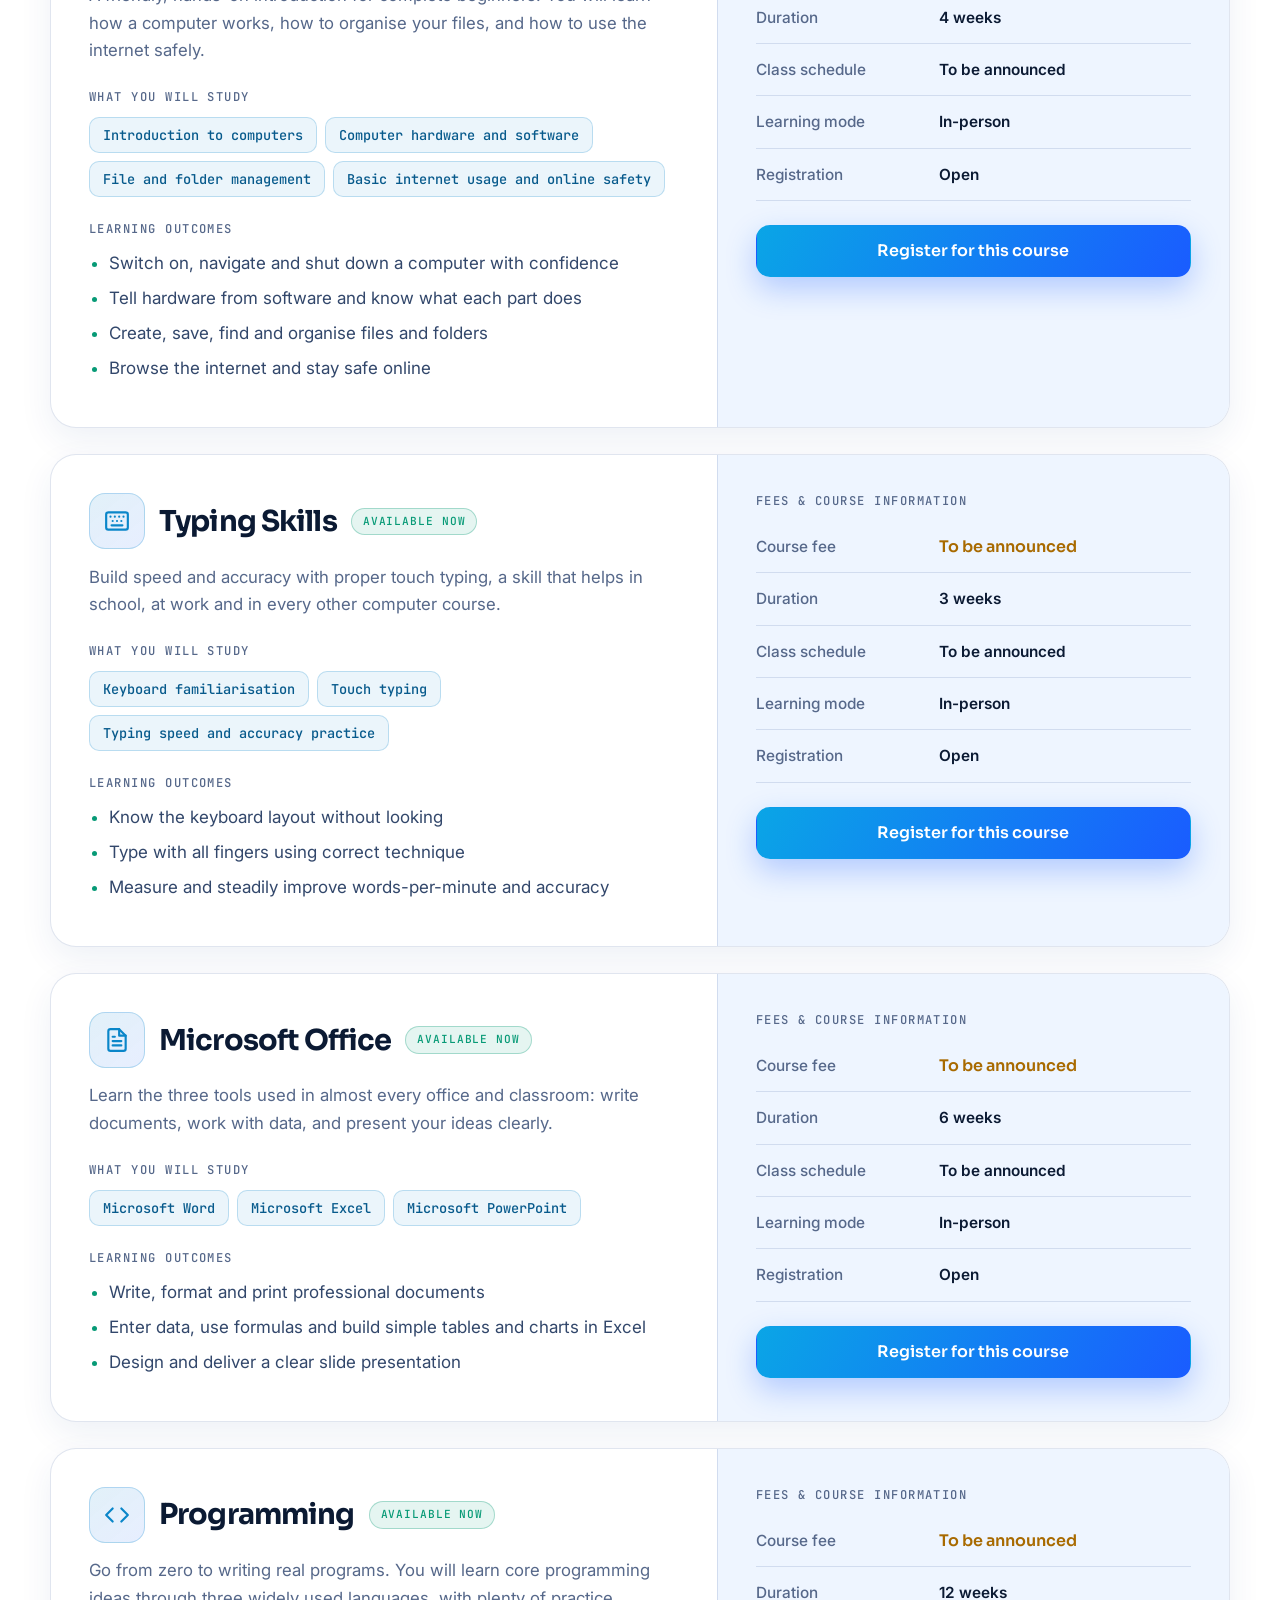
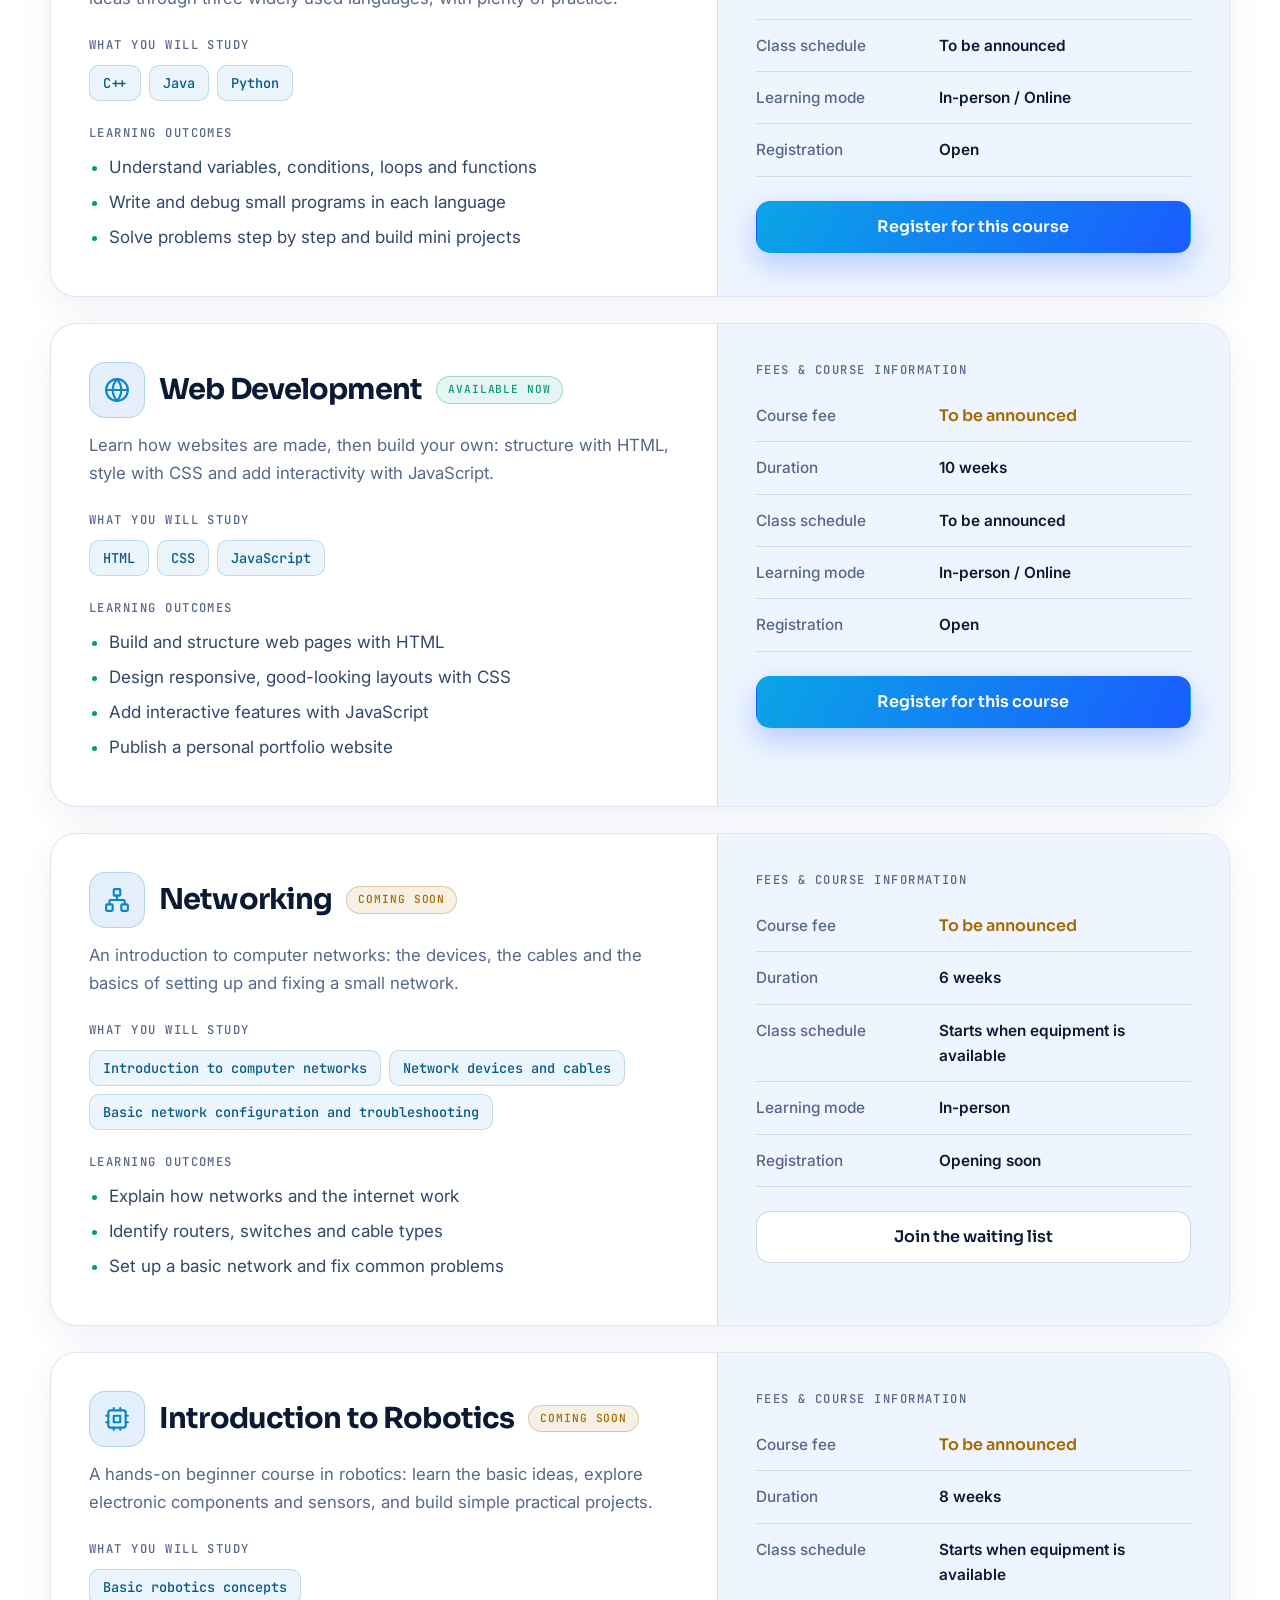
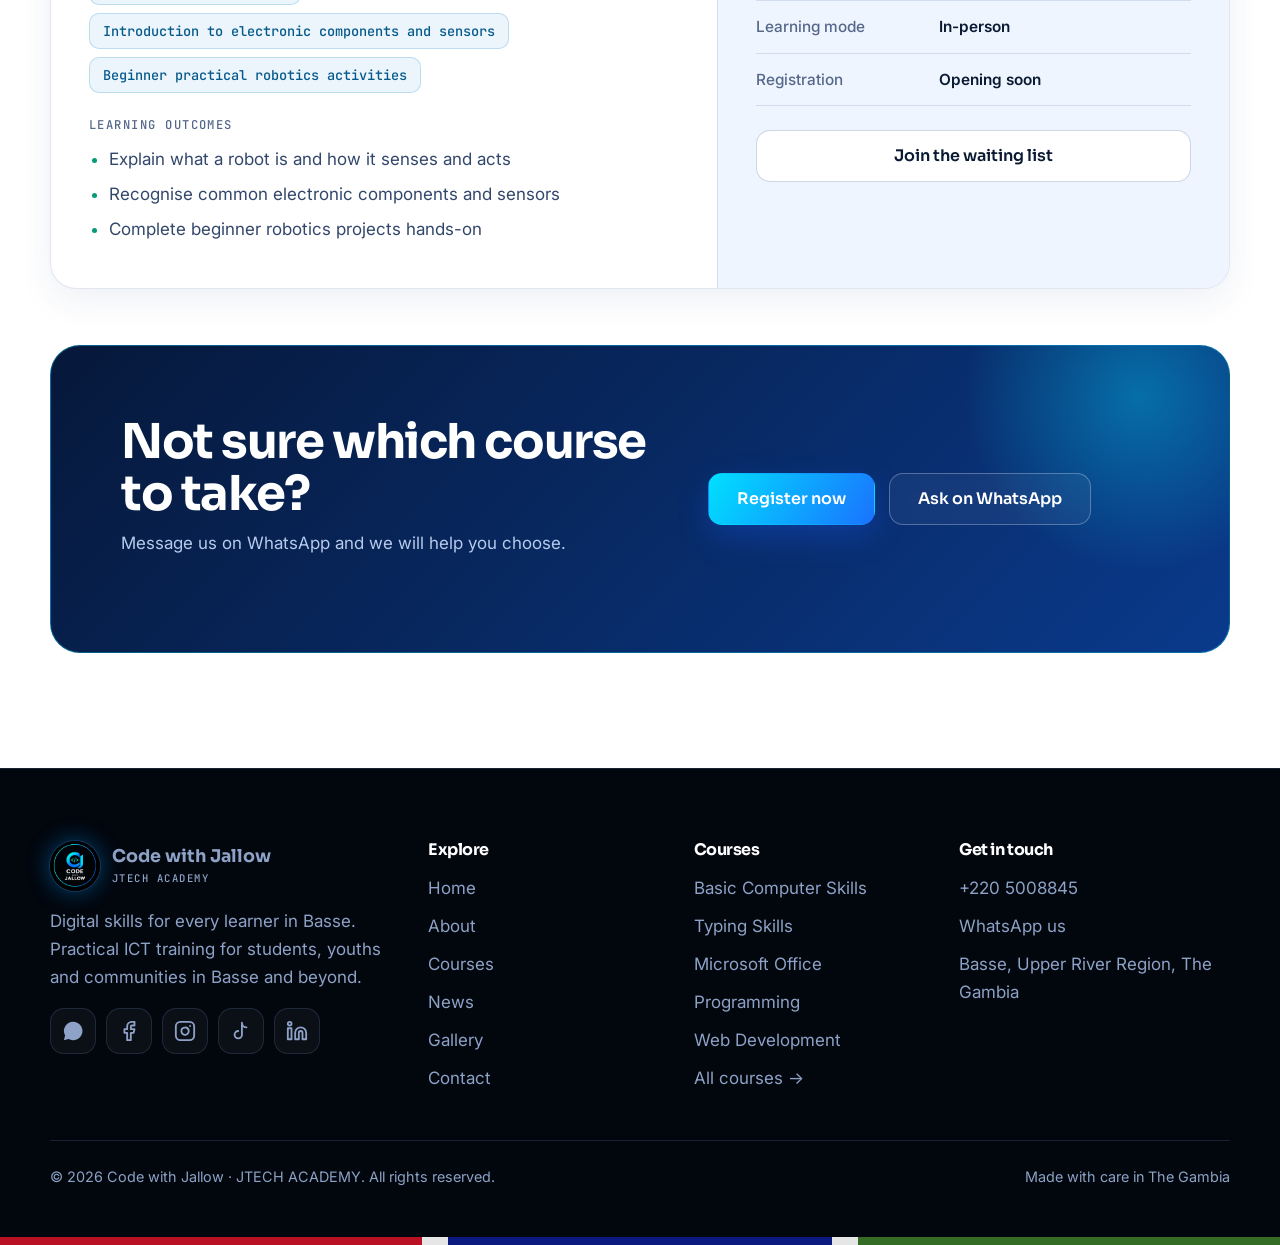
<file: courses.html>
<!doctype html>
<html lang="en">
<head>
  <meta charset="utf-8">
  <meta name="viewport" content="width=device-width, initial-scale=1">
  <title>Courses & Fees | Code with Jallow, Basse, The Gambia</title>
  <meta name="description" content="Computer skills, typing, Microsoft Office, programming (C++, Java, Python), web development, networking and robotics courses in Basse. See fees, duration and schedules.">
  <meta name="theme-color" content="#040913">
  <link rel="icon" href="images/logo.jpg" type="image/jpeg">
  <link rel="preconnect" href="https://fonts.googleapis.com">
  <link rel="preconnect" href="https://fonts.gstatic.com" crossorigin>
  <link href="https://fonts.googleapis.com/css2?family=Inter:wght@400;500;600&family=JetBrains+Mono:wght@500&family=Sora:wght@500;600;700;800&display=swap" rel="stylesheet">
  <link rel="stylesheet" href="css/style.css">
</head>
<body data-page="courses">
  <a class="skip" href="#main">Skip to content</a>
  <header id="site-header"></header>
  <main id="main">
    <section class="page-hero grid-bg"><div class="orb a"></div>
      <div class="container">
        <span class="eyebrow">Courses &amp; training</span>
        <h1>Find the right course for you.</h1>
        <p>Every course shows what you will learn, how long it takes, the fee, schedule and learning mode.</p>
      </div>
    </section>

    <section class="section" style="padding-top:48px">
      <div class="container">
        <div class="grid grid-3" data-render="all-courses-cards" style="margin-bottom:64px"></div>
        <div data-render="course-details"></div>
        <div class="cta" style="margin-top:56px">
          <div style="position:relative;z-index:1">
            <h2>Not sure which course to take?</h2>
            <p>Message us on WhatsApp and we will help you choose.</p>
          </div>
          <div class="btn-row">
            <a class="btn btn-sun" href="register.html">Register now</a>
            <a class="btn btn-ghost" data-wa="Hello! Please help me choose a course." href="#" target="_blank" rel="noopener">Ask on WhatsApp</a>
          </div>
        </div>
      </div>
    </section>
  </main>
  <footer id="site-footer"></footer>
  <script src="js/data.js"></script>
  <script src="js/main.js"></script>
  <script src="js/fx.js"></script>
</body>
</html>
</file>
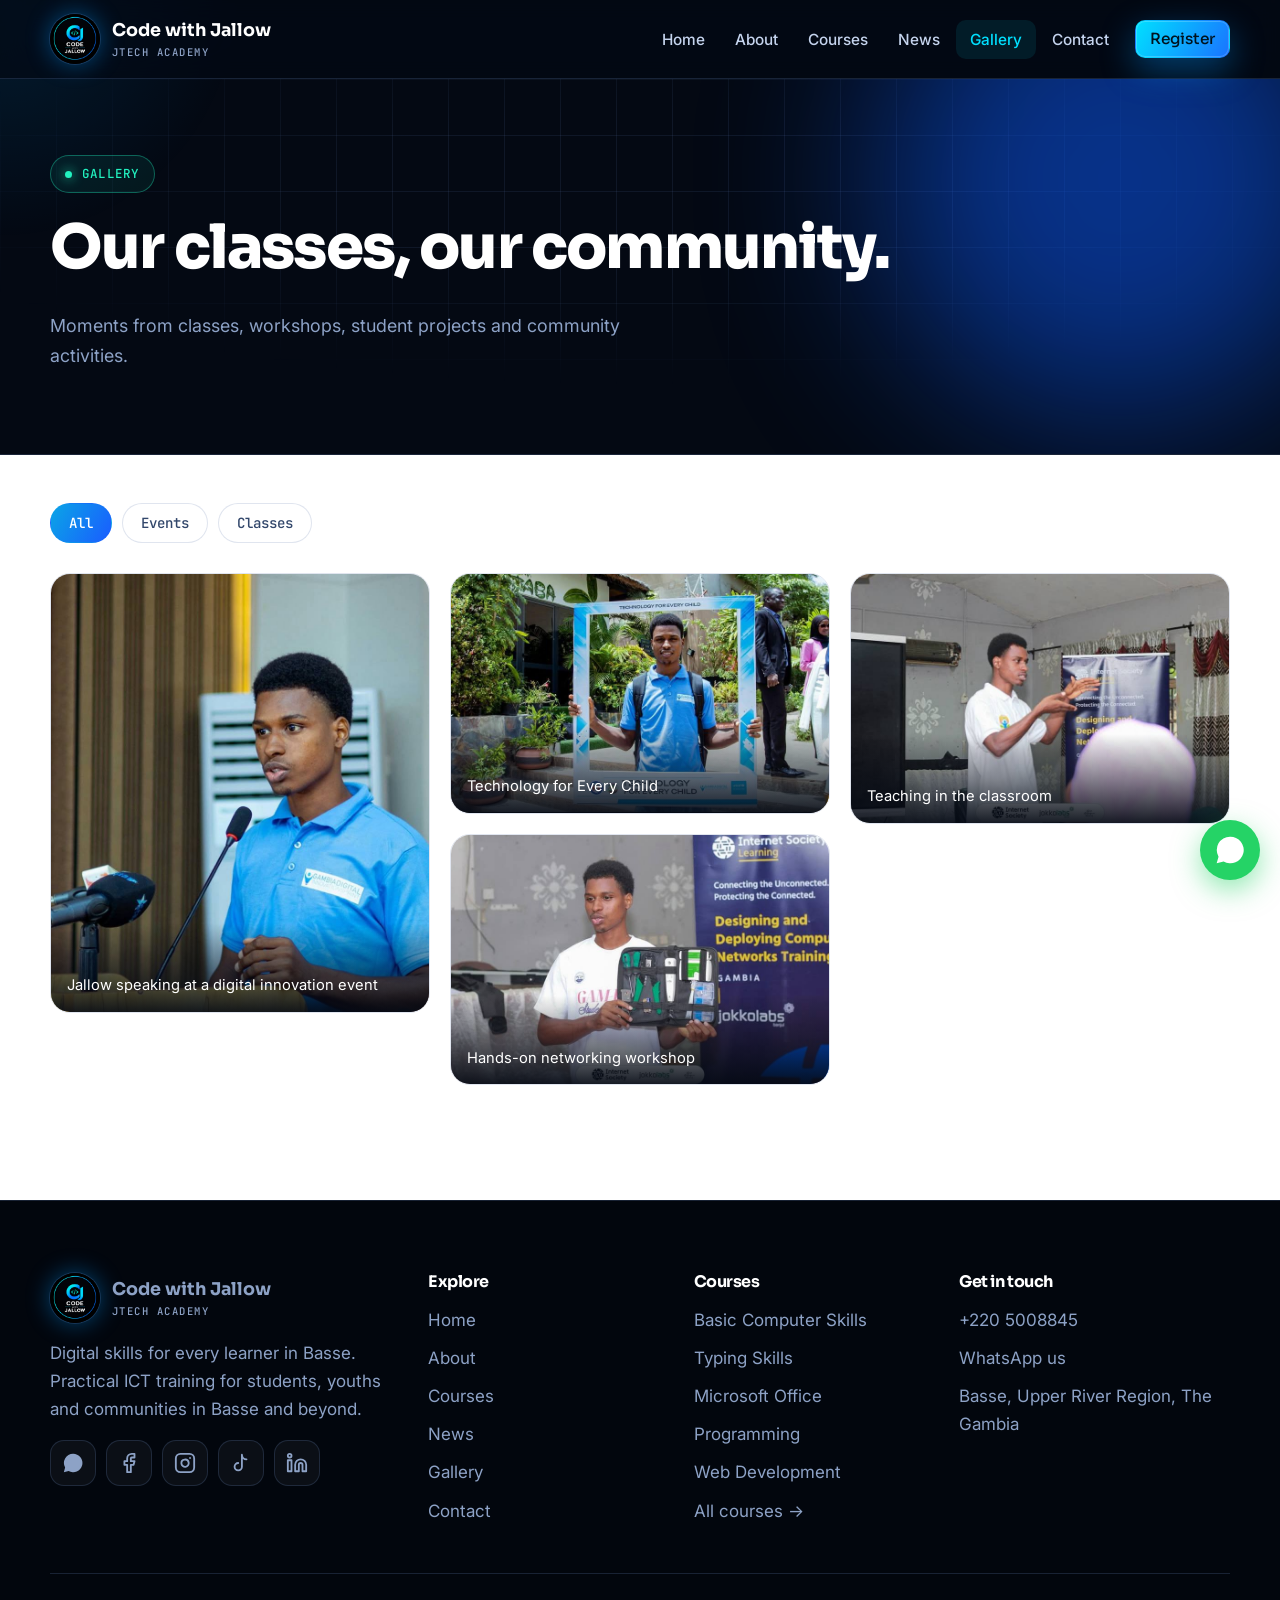
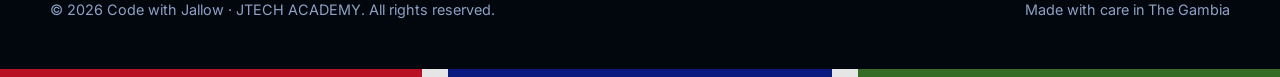
<file: gallery.html>
<!doctype html>
<html lang="en">
<head>
  <meta charset="utf-8">
  <meta name="viewport" content="width=device-width, initial-scale=1">
  <title>Photo & Video Gallery | Code with Jallow</title>
  <meta name="description" content="Photos and videos of classes, workshops, student projects and community activities at Code with Jallow in Basse, The Gambia.">
  <meta name="theme-color" content="#040913">
  <link rel="icon" href="images/logo.jpg" type="image/jpeg">
  <link rel="preconnect" href="https://fonts.googleapis.com">
  <link rel="preconnect" href="https://fonts.gstatic.com" crossorigin>
  <link href="https://fonts.googleapis.com/css2?family=Inter:wght@400;500;600&family=JetBrains+Mono:wght@500&family=Sora:wght@500;600;700;800&display=swap" rel="stylesheet">
  <link rel="stylesheet" href="css/style.css">
</head>
<body data-page="gallery">
  <a class="skip" href="#main">Skip to content</a>
  <header id="site-header"></header>
  <main id="main">
    <section class="page-hero grid-bg"><div class="orb a"></div>
      <div class="container">
        <span class="eyebrow">Gallery</span>
        <h1>Our classes, our community.</h1>
        <p>Moments from classes, workshops, student projects and community activities.</p>
      </div>
    </section>
    <section class="section" style="padding-top:48px">
      <div class="container">
        <div class="filters" id="gallery-filters" role="group" aria-label="Filter gallery"></div>
        <div class="gallery" data-render="gallery"></div>
      </div>
    </section>
  </main>
  <div class="lightbox" id="lightbox" role="dialog" aria-label="Photo viewer"><button aria-label="Close">×</button><div><img alt=""><p></p></div></div>
  <footer id="site-footer"></footer>
  <script src="js/data.js"></script>
  <script src="js/main.js"></script>
  <script src="js/fx.js"></script>
</body>
</html>
</file>
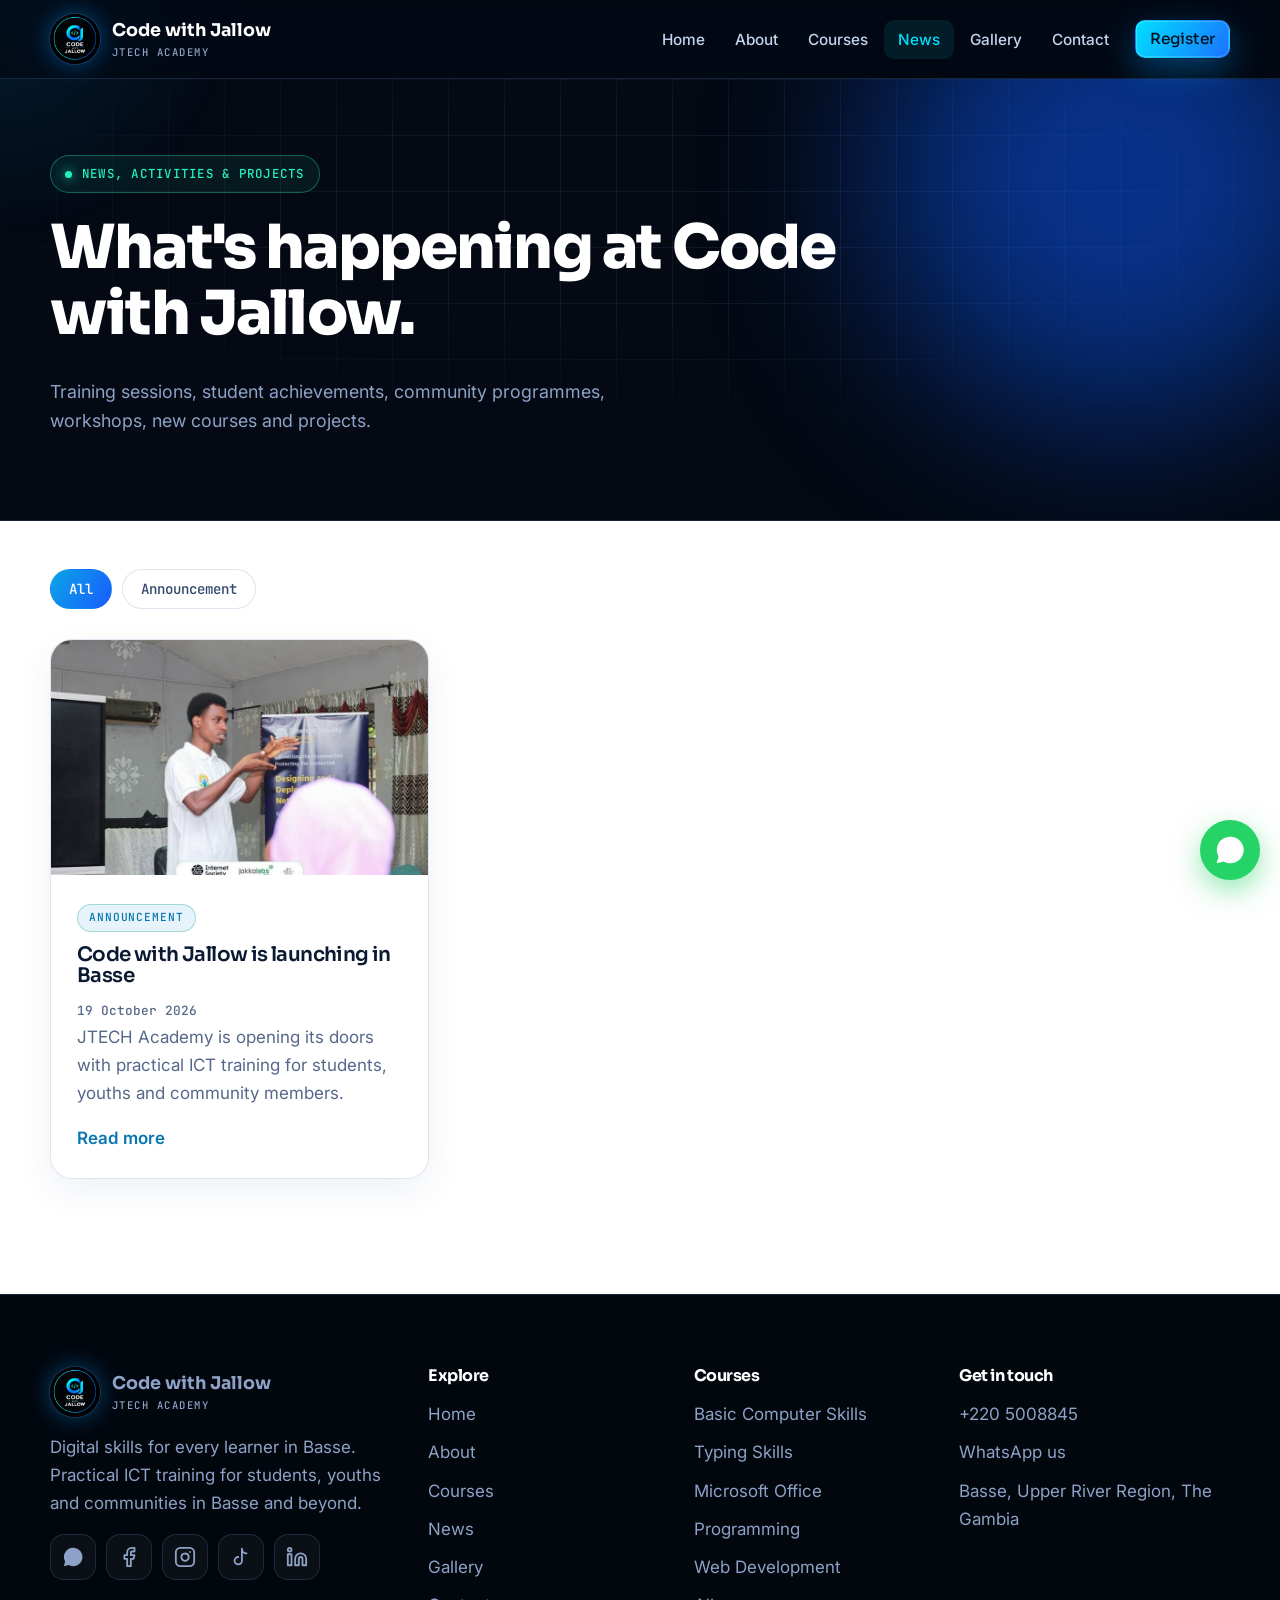
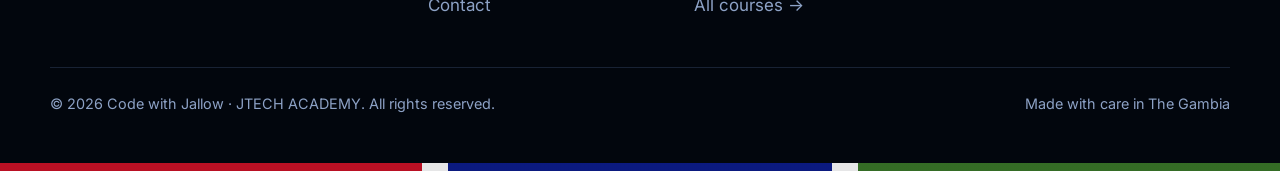
<file: news.html>
<!doctype html>
<html lang="en">
<head>
  <meta charset="utf-8">
  <meta name="viewport" content="width=device-width, initial-scale=1">
  <title>News, Activities & Projects | Code with Jallow</title>
  <meta name="description" content="Training updates, student achievements, community digital literacy programmes, workshops and projects from Code with Jallow in Basse, The Gambia.">
  <meta name="theme-color" content="#040913">
  <link rel="icon" href="images/logo.jpg" type="image/jpeg">
  <link rel="preconnect" href="https://fonts.googleapis.com">
  <link rel="preconnect" href="https://fonts.gstatic.com" crossorigin>
  <link href="https://fonts.googleapis.com/css2?family=Inter:wght@400;500;600&family=JetBrains+Mono:wght@500&family=Sora:wght@500;600;700;800&display=swap" rel="stylesheet">
  <link rel="stylesheet" href="css/style.css">
</head>
<body data-page="news">
  <a class="skip" href="#main">Skip to content</a>
  <header id="site-header"></header>
  <main id="main">
    <section class="page-hero grid-bg"><div class="orb a"></div>
      <div class="container">
        <span class="eyebrow">News, activities &amp; projects</span>
        <h1>What's happening at Code with Jallow.</h1>
        <p>Training sessions, student achievements, community programmes, workshops, new courses and projects.</p>
      </div>
    </section>
    <section class="section" style="padding-top:48px">
      <div class="container">
        <div class="filters" id="post-filters" role="group" aria-label="Filter posts"></div>
        <div class="grid grid-3" data-render="posts"></div>
      </div>
    </section>
  </main>
  <footer id="site-footer"></footer>
  <script src="js/data.js"></script>
  <script src="js/main.js"></script>
  <script src="js/fx.js"></script>
</body>
</html>
</file>
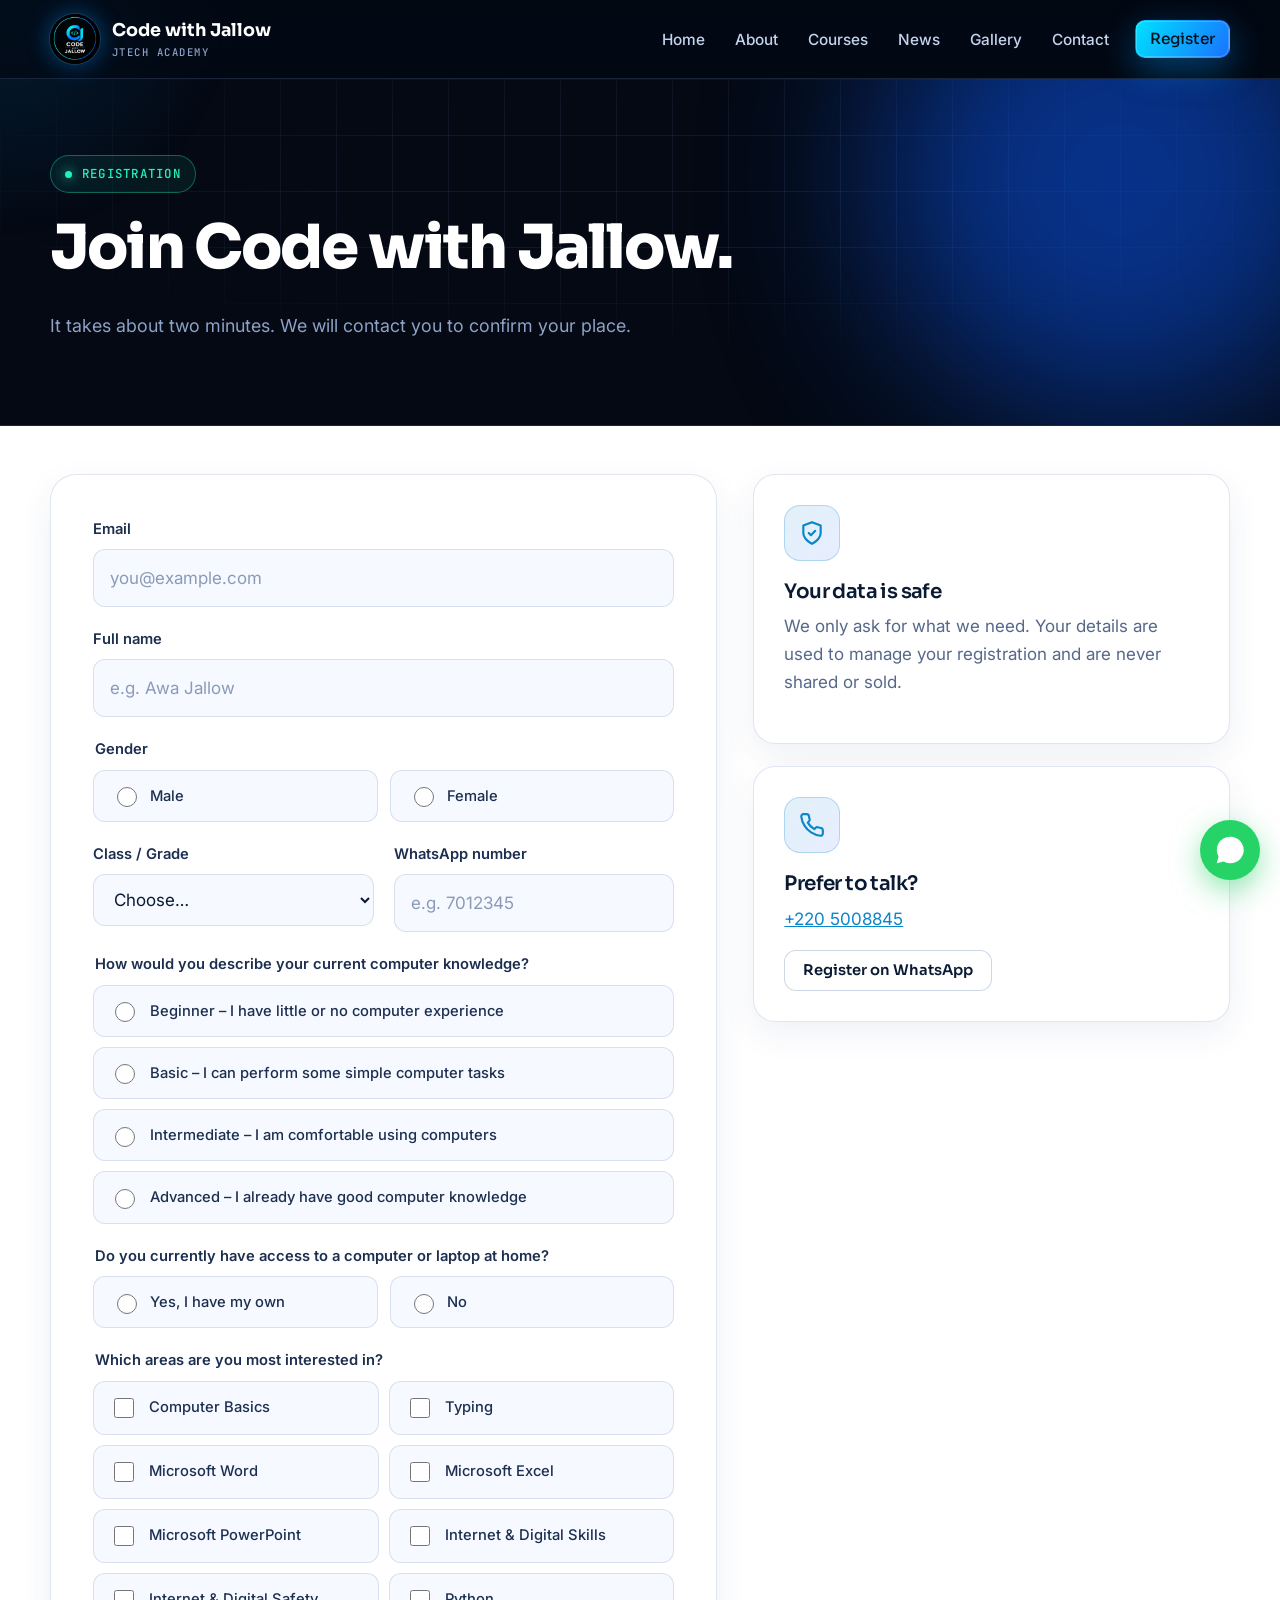
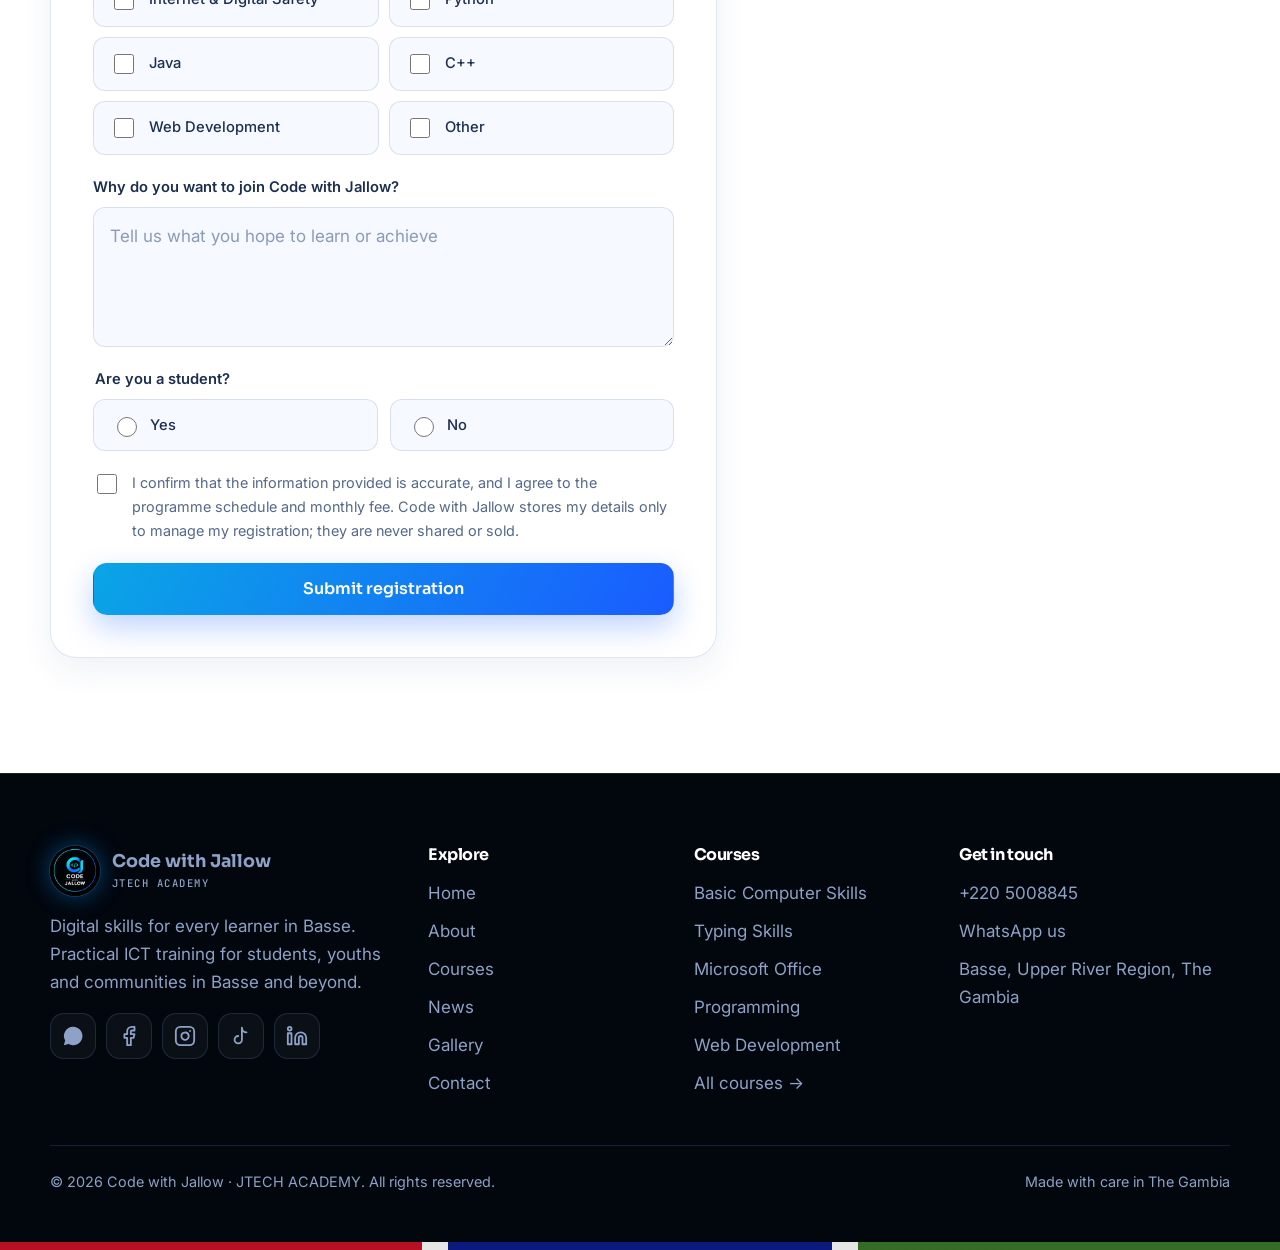
<file: register.html>
<!doctype html>
<html lang="en">
<head>
  <meta charset="utf-8">
  <meta name="viewport" content="width=device-width, initial-scale=1">
  <title>Register | Code with Jallow, Basse</title>
  <meta name="description" content="Register online for computer skills, typing, Microsoft Office, programming and web development training with Code with Jallow in Basse, The Gambia.">
  <meta name="theme-color" content="#040913">
  <link rel="icon" href="images/logo.jpg" type="image/jpeg">
  <link rel="preconnect" href="https://fonts.googleapis.com">
  <link rel="preconnect" href="https://fonts.gstatic.com" crossorigin>
  <link href="https://fonts.googleapis.com/css2?family=Inter:wght@400;500;600&family=JetBrains+Mono:wght@500&family=Sora:wght@500;600;700;800&display=swap" rel="stylesheet">
  <link rel="stylesheet" href="css/style.css">
</head>
<body data-page="register">
  <a class="skip" href="#main">Skip to content</a>
  <header id="site-header"></header>
  <main id="main">
    <section class="page-hero grid-bg"><div class="orb a"></div>
      <div class="container">
        <span class="eyebrow">Registration</span>
        <h1>Join Code with Jallow.</h1>
        <p>It takes about two minutes. We will contact you to confirm your place.</p>
      </div>
    </section>

    <section class="section" style="padding-top:48px">
      <div class="container form-wrap">
        <div class="form-card">
          <div class="form-error" role="alert"></div>
          <form id="register-form" novalidate>
            <div class="form-grid">
              <div class="field full"><label for="email">Email</label>
                <input id="email" name="email" type="email" required autocomplete="email" placeholder="you@example.com"></div>
              <div class="field full"><label for="name">Full name</label>
                <input id="name" name="name" required autocomplete="name" placeholder="e.g. Awa Jallow"></div>
              <fieldset class="field full" style="border:0;padding:0;margin:0">
                <legend style="margin-bottom:8px">Gender</legend>
                <div class="radio-row">
                  <label><input type="radio" name="gender" value="Male" required> Male</label>
                  <label><input type="radio" name="gender" value="Female"> Female</label>
                </div>
              </fieldset>
              <div class="field"><label for="grade">Class / Grade</label>
                <select id="grade" name="grade" required></select></div>
              <div class="field"><label for="phone">WhatsApp number</label>
                <input id="phone" name="phone" type="tel" required autocomplete="tel" inputmode="tel" placeholder="e.g. 7012345"></div>
              <fieldset class="field full" style="border:0;padding:0;margin:0">
                <legend style="margin-bottom:8px">How would you describe your current computer knowledge?</legend>
                <div class="option-list" id="level-options"></div>
              </fieldset>
              <fieldset class="field full" style="border:0;padding:0;margin:0">
                <legend style="margin-bottom:8px">Do you currently have access to a computer or laptop at home?</legend>
                <div class="radio-row">
                  <label><input type="radio" name="computer" value="Yes, I have my own" required> Yes, I have my own</label>
                  <label><input type="radio" name="computer" value="No"> No</label>
                </div>
              </fieldset>
              <fieldset class="field full" style="border:0;padding:0;margin:0">
                <legend style="margin-bottom:8px">Which areas are you most interested in?</legend>
                <div class="option-list cols" id="interest-options"></div>
              </fieldset>
              <div class="field full"><label for="reason">Why do you want to join Code with Jallow?</label>
                <textarea id="reason" name="reason" required placeholder="Tell us what you hope to learn or achieve"></textarea></div>
              <fieldset class="field full" style="border:0;padding:0;margin:0">
                <legend style="margin-bottom:8px">Are you a student?</legend>
                <div class="radio-row">
                  <label><input type="radio" name="student" value="Yes" required> Yes</label>
                  <label><input type="radio" name="student" value="No"> No</label>
                </div>
              </fieldset>
              <div class="hp" aria-hidden="true"><label>Leave this empty <input name="website" tabindex="-1" autocomplete="off"></label></div>
              <label class="consent full"><input type="checkbox" name="consent" required>
                <span>I confirm that the information provided is accurate, and I agree to the programme schedule and monthly fee. Code with Jallow stores my details only to manage my registration; they are never shared or sold.</span></label>
              <div class="field full"><button class="btn btn-primary" type="submit">Submit registration</button></div>
            </div>
          </form>
          <div class="success" role="status">
            <div class="tick" data-icon="check"></div>
            <h2>Thank you, <span data-name></span>!</h2>
            <p class="lead">Your registration has been received. We will contact you on the phone number you gave to confirm your place and share the schedule and fee.</p>
            <a class="btn btn-outline" href="courses.html">Back to courses</a>
          </div>
        </div>

        <aside class="grid">
          <div class="card"><div class="icon-box" data-icon="shield"></div><h3>Your data is safe</h3>
            <p>We only ask for what we need. Your details are used to manage your registration and are never shared or sold.</p></div>
          <div class="card"><div class="icon-box" data-icon="phone"></div><h3>Prefer to talk?</h3>
            <p data-phone-list></p>
            <a class="btn btn-outline btn-sm" data-wa="Hello! I would like to register for a course." href="#" target="_blank" rel="noopener">Register on WhatsApp</a></div>
        </aside>
      </div>
    </section>
  </main>
  <footer id="site-footer"></footer>
  <script src="js/data.js"></script>
  <script src="js/main.js"></script>
  <script src="js/fx.js"></script>
</body>
</html>
</file>
<file: css/style.css>
/* ==========================================================================
   Code with Jallow — "neon terminal" brand theme
   Palette lifted from the logo: black, electric cyan -> blue, mint </> accent.
   ========================================================================== */
:root {
  --bg: #040913;
  --bg-2: #081224;
  --card: rgba(255, 255, 255, .04);
  --card-hi: rgba(255, 255, 255, .07);
  --line: rgba(140, 180, 255, .16);
  --text: #e9f1ff;
  --muted: #8da2c6;
  --cyan: #00e0ff;
  --blue: #1a73ff;
  --mint: #22f2c0;
  --warm: #ffc23d;
  --grad: linear-gradient(120deg, #00e0ff 0%, #1a73ff 100%);
  --radius: 22px;
  --font-head: "Sora", system-ui, sans-serif;
  --font-body: "Inter", system-ui, sans-serif;
  --font-mono: "JetBrains Mono", ui-monospace, Consolas, monospace;
  /* aliases used by inline styles in the pages / renderers */
  --sun: var(--mint);
  --sky: rgba(0, 224, 255, .1);
  --blue-dark: #62dcff;
  --navy: #fff;
  --ok: #22f2c0;
  --head: #fff; --body-text: #c5d4ee; --label: #dbe7ff; --input-bg: rgba(0,0,0,.35); --side: rgba(0,20,60,.45);
  --pill-text: #9fe9ff; --sc-dim: rgba(255,255,255,.17); --num-stroke: rgba(140,180,255,.09); --key: rgba(255,255,255,.07); --err-text: #ffb3b3;
}

*, *::before, *::after { box-sizing: border-box; }
html { scroll-behavior: smooth; color-scheme: dark; }
body {
  margin: 0; font-family: var(--font-body); color: var(--text); background: var(--bg);
  line-height: 1.65; font-size: 17px; -webkit-font-smoothing: antialiased; overflow-x: hidden;
}
img { max-width: 100%; display: block; }
a { color: var(--cyan); }
h1, h2, h3, h4 { font-family: var(--font-head); line-height: 1.08; margin: 0 0 .5em; color: var(--head); letter-spacing: -0.03em; }
h1 { font-size: clamp(2.6rem, 6.4vw, 5rem); font-weight: 800; }
h2 { font-size: clamp(1.9rem, 4vw, 3rem); font-weight: 700; }
h3 { font-size: 1.25rem; font-weight: 600; }
p { margin: 0 0 1em; }
.container { width: min(1180px, 100% - 40px); margin-inline: auto; }
.section { padding: clamp(64px, 9vw, 120px) 0; position: relative; }
.section.alt { background: var(--bg-2); }
.gtext { background: var(--grad); -webkit-background-clip: text; background-clip: text; color: transparent; }
.lead { font-size: 1.18rem; color: var(--muted); max-width: 60ch; }
.center { text-align: center; }
.center .lead { margin-inline: auto; }
.section-head { margin-bottom: 52px; }
.eyebrow {
  display: inline-flex; align-items: center; gap: 10px; font: 500 .78rem/1 var(--font-mono); letter-spacing: .1em; text-transform: uppercase;
  color: var(--mint); border: 1px solid rgba(34, 242, 192, .35); background: rgba(34, 242, 192, .07); padding: 9px 14px; border-radius: 99px; margin-bottom: 22px;
}
.eyebrow::before { content: ""; width: 7px; height: 7px; border-radius: 50%; background: var(--mint); box-shadow: 0 0 12px var(--mint); }
.skip { position: absolute; left: -999px; top: 8px; background: var(--mint); color: #001a14; padding: 10px 16px; border-radius: 8px; z-index: 100; }
.skip:focus { left: 8px; }
:focus-visible { outline: 3px solid var(--mint); outline-offset: 3px; }

/* Background grid + glows */
.grid-bg::before {
  content: ""; position: absolute; inset: 0; pointer-events: none;
  background-image: linear-gradient(var(--line) 1px, transparent 1px), linear-gradient(90deg, var(--line) 1px, transparent 1px);
  background-size: 56px 56px; opacity: .55;
  -webkit-mask-image: radial-gradient(ellipse 80% 70% at 50% 30%, #000 30%, transparent 75%);
  mask-image: radial-gradient(ellipse 80% 70% at 50% 30%, #000 30%, transparent 75%);
}
.orb { position: absolute; border-radius: 50%; filter: blur(90px); pointer-events: none; opacity: .5; }
.orb.a { width: 480px; height: 480px; background: #0b5cff; top: -140px; right: -80px; }
.orb.b { width: 360px; height: 360px; background: #00e0ff; bottom: -160px; left: -120px; opacity: .22; }

/* Buttons */
.btn {
  display: inline-flex; align-items: center; justify-content: center; gap: 10px; font: 600 1rem/1 var(--font-head);
  padding: 17px 28px; border-radius: 14px; border: 1px solid transparent; text-decoration: none; cursor: pointer;
  transition: transform .18s ease, box-shadow .18s ease, background .18s ease, border-color .18s ease;
}
.btn:hover { transform: translateY(-3px); }
.btn-primary, .btn-sun { background: var(--grad); color: #00131f; box-shadow: 0 0 0 1px rgba(255,255,255,.2) inset, 0 12px 34px rgba(0, 150, 255, .4); }
.btn-primary:hover, .btn-sun:hover { box-shadow: 0 0 0 1px rgba(255,255,255,.3) inset, 0 16px 44px rgba(0, 190, 255, .6); }
.btn-ghost, .btn-outline { background: rgba(255,255,255,.04); border-color: var(--line); color: var(--head); backdrop-filter: blur(8px); }
.btn-ghost:hover, .btn-outline:hover { border-color: var(--cyan); background: rgba(0,224,255,.08); }
.btn-sm { padding: 12px 18px; font-size: .92rem; border-radius: 12px; }
.btn-row { display: flex; flex-wrap: wrap; gap: 14px; }
.btn svg { width: 20px; height: 20px; }

/* Header */
.site-header { position: sticky; top: 0; z-index: 50; background: rgba(4, 9, 19, .72); backdrop-filter: blur(16px) saturate(1.4); border-bottom: 1px solid var(--line); }
.nav { display: flex; align-items: center; justify-content: space-between; height: 78px; gap: 20px; }
.brand { display: flex; align-items: center; gap: 12px; text-decoration: none; color: #fff; }
.brand img { width: 50px; height: 50px; border-radius: 50%; box-shadow: 0 0 0 1px var(--line), 0 0 24px rgba(0,150,255,.45); }
.brand-text { line-height: 1.1; }
.brand-text strong { display: block; font: 700 1.1rem var(--font-head); }
.brand-text small { font: 500 .66rem var(--font-mono); letter-spacing: .14em; text-transform: uppercase; color: var(--muted); }
.nav-links { display: flex; align-items: center; gap: 2px; list-style: none; margin: 0; padding: 0; }
.nav-links a { text-decoration: none; color: #c5d4ee; font-weight: 500; padding: 10px 14px; border-radius: 10px; font-size: .96rem; transition: .15s; }
.nav-links a:hover { color: #fff; background: rgba(255,255,255,.06); }
.nav-links a[aria-current="page"] { color: var(--cyan); background: rgba(0,224,255,.09); }
.nav-links .btn { color: #00131f; margin-left: 10px; background: var(--grad); }
.menu-btn { display: none; background: var(--card); border: 1px solid var(--line); border-radius: 12px; width: 46px; height: 46px; cursor: pointer; color: #fff; }
.menu-btn svg { width: 24px; height: 24px; margin: auto; }

/* Hero */
.hero { position: relative; overflow: hidden; padding: clamp(56px, 8vw, 110px) 0 clamp(72px, 9vw, 120px); }
.hero .container { position: relative; display: grid; grid-template-columns: 1.05fr .95fr; gap: 64px; align-items: center; }
.hero h1 .line2 { display: block; }
.hero .lead { margin-bottom: 32px; }
.term-line {
  display: inline-flex; align-items: center; gap: 10px; font: 500 .95rem var(--font-mono); color: var(--mint);
  background: rgba(0,0,0,.45); border: 1px solid var(--line); padding: 12px 16px; border-radius: 12px; margin-bottom: 26px; max-width: 100%;
}
.term-line .p { color: var(--muted); }
.caret { display: inline-block; width: 9px; height: 1.1em; background: var(--mint); vertical-align: -3px; animation: blink 1s steps(2) infinite; }
@keyframes blink { 50% { opacity: 0; } }
.hero-badges { display: flex; flex-wrap: wrap; gap: 10px; margin-top: 34px; }
.badge { display: inline-flex; align-items: center; gap: 8px; font-size: .9rem; color: #c5d4ee; background: var(--card); border: 1px solid var(--line); padding: 9px 14px; border-radius: 99px; }
.badge svg { width: 16px; height: 16px; color: var(--mint); }

.hero-visual { position: relative; min-height: 560px; }
.frame { position: absolute; border-radius: 26px; padding: 3px; background: linear-gradient(140deg, var(--cyan), var(--blue) 50%, transparent 85%); box-shadow: 0 30px 80px rgba(0, 60, 200, .45); }
.frame > img { width: 100%; height: 100%; object-fit: cover; border-radius: 23px; }
.frame.main { right: 0; top: 0; width: 78%; aspect-ratio: 4/4.7; transform: rotate(2.5deg); }
.frame.main img { object-position: 50% 18%; }
.frame.second { left: 0; bottom: 0; width: 62%; aspect-ratio: 16/10; transform: rotate(-4deg); z-index: 2; background: linear-gradient(140deg, var(--mint), var(--cyan) 50%, transparent 90%); }
.glass { position: absolute; z-index: 3; background: rgba(8, 18, 36, .72); backdrop-filter: blur(14px); border: 1px solid var(--line); border-radius: 16px; box-shadow: 0 16px 40px rgba(0,0,0,.4); }
.chip-live { right: -6px; top: 36px; padding: 12px 16px; font: 600 .88rem var(--font-head); display: flex; align-items: center; gap: 10px; animation: floaty 6s ease-in-out infinite; }
.chip-live .dot { width: 10px; height: 10px; border-radius: 50%; background: var(--mint); box-shadow: 0 0 0 4px rgba(34,242,192,.22), 0 0 14px var(--mint); }
.chip-code { right: 8%; bottom: 10px; padding: 14px 18px; font: 500 .82rem/1.7 var(--font-mono); color: #a9d4ff; animation: floaty 7s ease-in-out -2s infinite; }
.chip-code .k { color: var(--mint); } .chip-code .s { color: #ffc23d; } .chip-code .c { color: #5d7399; }
.badge-logo { position: absolute; left: 38%; top: -10px; z-index: 4; width: 92px; height: 92px; border-radius: 50%; box-shadow: 0 0 0 2px var(--line), 0 0 40px rgba(0,150,255,.7); animation: floaty 8s ease-in-out -4s infinite; }
@keyframes floaty { 50% { transform: translateY(-12px); } }

/* Marquee */
.marquee { border-block: 1px solid var(--line); background: rgba(255,255,255,.02); overflow: hidden; padding: 20px 0; }
.marquee-track { display: flex; width: max-content; gap: 48px; animation: scroll 38s linear infinite; }
.marquee span { font: 700 1.5rem var(--font-head); color: transparent; -webkit-text-stroke: 1px rgba(140,180,255,.45); white-space: nowrap; display: inline-flex; align-items: center; gap: 48px; }
.marquee span::after { content: "</>"; font: 500 1.1rem var(--font-mono); -webkit-text-stroke: 0; color: var(--mint); }
@keyframes scroll { to { transform: translateX(-50%); } }

/* Stats */
.stats-grid { display: grid; grid-template-columns: repeat(4, 1fr); gap: 1px; background: var(--line); border: 1px solid var(--line); border-radius: var(--radius); overflow: hidden; }
.stat { background: var(--bg-2); padding: 34px 20px; text-align: center; }
.stat strong { display: block; font: 800 clamp(2rem, 4vw, 3rem) var(--font-head); background: var(--grad); -webkit-background-clip: text; background-clip: text; color: transparent; letter-spacing: -0.03em; }
.stat span { color: var(--muted); font-size: .95rem; }

/* Cards */
.grid { display: grid; gap: 22px; }
.grid-3 { grid-template-columns: repeat(3, 1fr); }
.grid-2 { grid-template-columns: repeat(2, 1fr); }
.card {
  position: relative; background: var(--card); border: 1px solid var(--line); border-radius: var(--radius); padding: 30px; overflow: hidden;
  transition: border-color .25s, transform .25s, background .25s;
}
.card::before { /* mouse spotlight */
  content: ""; position: absolute; inset: 0; pointer-events: none; opacity: 0; transition: opacity .3s;
  background: radial-gradient(360px circle at var(--x, 50%) var(--y, 0%), rgba(0, 224, 255, .16), transparent 65%);
}
.card:hover { border-color: rgba(0, 224, 255, .5); background: var(--card-hi); }
.card:hover::before { opacity: 1; }
.card > * { position: relative; }
.card p { color: var(--muted); }
.icon-box { width: 56px; height: 56px; border-radius: 16px; background: linear-gradient(140deg, rgba(0,224,255,.2), rgba(26,115,255,.2)); border: 1px solid rgba(0,224,255,.3); color: var(--cyan); display: grid; place-items: center; margin-bottom: 20px; }
.icon-box svg { width: 26px; height: 26px; }

.course-card { display: flex; flex-direction: column; }
.course-card:hover { transform: translateY(-6px); }
.course-card p { font-size: .97rem; flex: 1; }
.course-card .num { position: absolute; right: 22px; bottom: 62px; z-index: 0; font: 800 5.5rem/1 var(--font-head); color: transparent; -webkit-text-stroke: 1px var(--num-stroke); pointer-events: none; }
.course-card .meta { display: flex; justify-content: space-between; align-items: center; gap: 10px; margin-top: 8px; padding-top: 18px; border-top: 1px solid var(--line); font-size: .9rem; color: var(--muted); }
.course-card .meta a { color: var(--cyan); text-decoration: none; font-weight: 600; }
.mini { width: 15px; height: 15px; vertical-align: -2px; }
.tag { display: inline-block; font: 500 .7rem/1 var(--font-mono); letter-spacing: .08em; text-transform: uppercase; padding: 7px 11px; border-radius: 99px; }
.tag.available { background: rgba(34, 242, 192, .12); color: var(--mint); border: 1px solid rgba(34,242,192,.3); }
.tag.coming-soon { background: rgba(255, 194, 61, .1); color: var(--warm); border: 1px solid rgba(255,194,61,.3); }
.card-top { display: flex; justify-content: space-between; align-items: flex-start; }

/* Roadmap */
.roadmap { list-style: none; margin: 0; padding: 0; display: grid; grid-template-columns: repeat(7, 1fr); gap: 0; position: relative; counter-reset: step; }
.roadmap::before { content: ""; position: absolute; left: 4%; right: 4%; top: 27px; height: 2px; background: linear-gradient(90deg, var(--cyan), var(--blue) 60%, rgba(255,255,255,.12)); }
.roadmap li { position: relative; text-align: center; padding: 0 8px; }
.roadmap .node { width: 56px; height: 56px; border-radius: 50%; margin: 0 auto 16px; display: grid; place-items: center; font: 700 1rem var(--font-head); background: var(--bg); border: 2px solid var(--cyan); color: var(--cyan); position: relative; z-index: 1; box-shadow: 0 0 24px rgba(0,224,255,.35); }
.roadmap li.soon .node { border-color: rgba(255,255,255,.25); color: var(--muted); box-shadow: none; border-style: dashed; }
.roadmap a { color: var(--head); text-decoration: none; font: 600 .95rem var(--font-head); display: block; }
.roadmap small { color: var(--muted); font: 500 .72rem var(--font-mono); text-transform: uppercase; letter-spacing: .06em; }

/* Mission / split */
.split { display: grid; grid-template-columns: 1fr 1fr; gap: 64px; align-items: center; }
.collage { position: relative; min-height: 460px; }
.collage .frame { position: absolute; }
.collage .f1 { left: 0; top: 0; width: 72%; aspect-ratio: 4/3; transform: rotate(-3deg); }
.collage .f2 { right: 0; bottom: 0; width: 64%; aspect-ratio: 16/10; transform: rotate(3deg); background: linear-gradient(140deg, var(--mint), var(--cyan) 50%, transparent 90%); }
.checks { list-style: none; padding: 0; margin: 22px 0 30px; display: grid; gap: 14px; }
.checks li { display: flex; gap: 12px; align-items: flex-start; }
.checks svg { flex: none; width: 22px; height: 22px; color: var(--mint); margin-top: 3px; }
.split img.plain { border-radius: 24px; border: 1px solid var(--line); box-shadow: 0 30px 70px rgba(0,60,200,.3); width: 100%; }

/* Photo strip */
.strip { display: grid; grid-template-columns: 1.3fr 1fr 1fr; gap: 18px; }
.strip figure { margin: 0; position: relative; border-radius: 22px; overflow: hidden; border: 1px solid var(--line); aspect-ratio: 4/5; }
.strip figure:first-child { aspect-ratio: auto; }
.strip img { width: 100%; height: 100%; object-fit: cover; transition: transform .6s ease; }
.strip figure:hover img { transform: scale(1.05); }
.strip figcaption { position: absolute; inset: auto 0 0 0; padding: 60px 20px 18px; font-size: .92rem; color: #fff; background: linear-gradient(transparent, rgba(4,9,19,.92)); }

/* Page hero */
.page-hero { position: relative; overflow: hidden; padding: 76px 0 84px; border-bottom: 1px solid var(--line); }
.page-hero .container { position: relative; }
.page-hero h1 { font-size: clamp(2.2rem, 5vw, 3.8rem); max-width: 18ch; }
.page-hero p { color: var(--muted); max-width: 58ch; font-size: 1.12rem; margin: 0; }

/* Course detail */
.course-detail { display: grid; grid-template-columns: 1.3fr 1fr; background: var(--card); border: 1px solid var(--line); border-radius: 26px; overflow: hidden; margin-bottom: 26px; scroll-margin-top: 100px; }
.course-detail .main { padding: 38px; }
.course-detail .side { padding: 38px; background: var(--side); border-left: 1px solid var(--line); }
.course-detail h2 { font-size: 1.8rem; display: flex; align-items: center; gap: 14px; flex-wrap: wrap; }
.course-detail h4 { font: 500 .76rem var(--font-mono); letter-spacing: .12em; text-transform: uppercase; color: var(--muted); margin: 24px 0 12px; }
.pills { display: flex; flex-wrap: wrap; gap: 8px; list-style: none; padding: 0; margin: 0; }
.pills li { background: rgba(0,224,255,.09); border: 1px solid rgba(0,224,255,.25); color: var(--pill-text); font: 500 .85rem var(--font-mono); padding: 8px 13px; border-radius: 10px; }
.bullets { padding-left: 20px; margin: 0; color: var(--body-text); }
.bullets li { margin-bottom: 7px; }
.bullets li::marker { color: var(--mint); }
.facts { width: 100%; border-collapse: collapse; font-size: .96rem; }
.facts th, .facts td { text-align: left; padding: 13px 0; border-bottom: 1px solid var(--line); vertical-align: top; }
.facts th { color: var(--muted); font-weight: 500; width: 42%; }
.facts td { font-weight: 600; color: var(--head); }
.fee { font: 800 1.6rem var(--font-head); }
.fee:not(.tbd) { background: var(--grad); -webkit-background-clip: text; background-clip: text; color: transparent; }
.fee.tbd { font-size: 1rem; color: var(--warm); font-weight: 600; }
.side .btn { width: 100%; margin-top: 24px; }

/* Filters */
.filters { display: flex; flex-wrap: wrap; gap: 10px; margin-bottom: 30px; }
.chip { font: 500 .88rem var(--font-mono); padding: 10px 18px; border-radius: 99px; border: 1px solid var(--line); background: var(--card); color: var(--body-text); cursor: pointer; }
.chip[aria-pressed="true"] { background: var(--grad); color: #00131f; border-color: transparent; }

/* Posts */
.post-card { padding: 0; display: flex; flex-direction: column; }
.post-card img { aspect-ratio: 16/10; object-fit: cover; width: 100%; }
.post-card .body { padding: 26px; }
.post-card time { color: var(--muted); font: 500 .8rem var(--font-mono); }
.post-card h3 { margin: 12px 0 8px; }
.empty { text-align: center; color: var(--muted); padding: 48px 20px; border: 2px dashed var(--line); border-radius: var(--radius); }
details summary { list-style: none; }
details summary::-webkit-details-marker { display: none; }

/* Gallery */
.gallery { columns: 3 280px; column-gap: 20px; }
.gallery figure { margin: 0 0 20px; break-inside: avoid; border-radius: 20px; overflow: hidden; position: relative; border: 1px solid var(--line); cursor: zoom-in; }
.gallery img, .gallery iframe, .gallery video { width: 100%; display: block; transition: transform .5s; }
.gallery figure:hover img { transform: scale(1.04); }
.gallery iframe { aspect-ratio: 16/9; border: 0; }
.gallery figcaption { position: absolute; inset: auto 0 0 0; padding: 50px 16px 14px; color: #fff; font-size: .92rem; background: linear-gradient(transparent, rgba(4,9,19,.92)); }
.lightbox { position: fixed; inset: 0; background: rgba(2,6,14,.95); display: none; place-items: center; z-index: 200; padding: 24px; }
.lightbox.open { display: grid; }
.lightbox img { max-height: 86vh; border-radius: 14px; }
.lightbox button { position: absolute; top: 18px; right: 18px; background: #fff; border: 0; width: 46px; height: 46px; border-radius: 50%; font-size: 1.4rem; cursor: pointer; }
.lightbox p { color: #fff; text-align: center; margin-top: 14px; }

/* Forms */
.form-wrap { display: grid; grid-template-columns: 1.4fr 1fr; gap: 36px; align-items: start; }
.form-card { background: var(--card); border: 1px solid var(--line); border-radius: 26px; padding: clamp(24px, 4vw, 42px); backdrop-filter: blur(6px); }
.form-grid { display: grid; grid-template-columns: 1fr 1fr; gap: 20px; }
.field { display: flex; flex-direction: column; gap: 8px; }
.field.full { grid-column: 1 / -1; }
label, legend { font-weight: 600; font-size: .92rem; color: var(--label); }
label .opt { color: var(--muted); font-weight: 400; }
input, select, textarea {
  font: inherit; color: var(--head); background: var(--input-bg); border: 1px solid var(--line); border-radius: 12px; padding: 14px 16px; width: 100%; transition: border .15s, box-shadow .15s;
}
input::placeholder, textarea::placeholder { color: #5f7396; }
textarea { min-height: 140px; resize: vertical; }
input:focus, select:focus, textarea:focus { outline: none; border-color: var(--cyan); box-shadow: 0 0 0 4px rgba(0,224,255,.14); }
.radio-row { display: flex; gap: 12px; flex-wrap: wrap; }
.radio-row label { display: flex; align-items: center; gap: 10px; font-weight: 500; padding: 13px 18px; border: 1px solid var(--line); border-radius: 12px; cursor: pointer; flex: 1; min-width: 140px; background: var(--input-bg); }
.radio-row input { width: auto; accent-color: var(--cyan); }
.radio-row label:has(input:checked) { border-color: var(--cyan); background: rgba(0,224,255,.1); }
.radio-row label.disabled { opacity: .4; cursor: not-allowed; }
.consent { display: flex; gap: 12px; align-items: flex-start; font-weight: 400; font-size: .9rem; color: var(--muted); }
.consent input { width: 20px; margin-top: 3px; accent-color: var(--cyan); }
.hp { position: absolute; left: -9999px; height: 0; overflow: hidden; }
.note { font-size: .86rem; color: var(--muted); }
.success { display: none; text-align: center; padding: 30px 10px; }
.success.show { display: block; }
.success .tick { width: 80px; height: 80px; border-radius: 50%; background: rgba(34,242,192,.12); border: 1px solid rgba(34,242,192,.4); color: var(--mint); display: grid; place-items: center; margin: 0 auto 20px; box-shadow: 0 0 40px rgba(34,242,192,.3); }
.success .tick svg { width: 38px; height: 38px; }
.form-error { background: rgba(255,80,80,.12); border: 1px solid rgba(255,80,80,.4); color: var(--err-text); border-radius: 12px; padding: 14px 16px; margin-bottom: 18px; display: none; }
.form-error.show { display: block; }

.contact-list { list-style: none; padding: 0; margin: 0; display: grid; gap: 20px; }
.contact-list li { display: flex; gap: 16px; align-items: flex-start; }
.contact-list .icon-box { margin: 0; flex: none; width: 50px; height: 50px; }
.contact-list strong { display: block; color: var(--head); font-family: var(--font-head); }
.contact-list a { color: var(--body-text); text-decoration: none; }
.contact-list a:hover { color: var(--cyan); }
.map { border: 1px solid var(--line); width: 100%; height: 360px; border-radius: 22px; filter: invert(.9) hue-rotate(180deg) saturate(.7) brightness(.9); }
.socials { display: flex; gap: 10px; flex-wrap: wrap; }
.socials a { width: 46px; height: 46px; border-radius: 14px; background: var(--card); border: 1px solid var(--line); color: var(--body-text); display: grid; place-items: center; transition: .18s; }
.socials a:hover { background: var(--grad); color: #00131f; transform: translateY(-3px); border-color: transparent; }
.socials svg { width: 22px; height: 22px; }

/* CTA terminal */
.cta { position: relative; overflow: hidden; border-radius: 30px; padding: clamp(36px, 6vw, 70px); border: 1px solid rgba(0,224,255,.35); background: linear-gradient(135deg, rgba(0,224,255,.12), rgba(26,115,255,.18)); display: grid; grid-template-columns: 1.1fr .9fr; gap: 36px; align-items: center; }
.cta::after { content: ""; position: absolute; width: 380px; height: 380px; right: -100px; top: -140px; border-radius: 50%; background: radial-gradient(circle, rgba(0,224,255,.35), transparent 65%); pointer-events: none; }
.cta > * { position: relative; z-index: 1; }
.cta h2 { margin-bottom: 10px; }
.cta p { color: #b6cbec; margin-bottom: 24px; }
.cta .btn-row { margin-top: 0; }
.cta-solo { grid-template-columns: 1fr; }
.terminal { background: #02060f; border: 1px solid var(--line); border-radius: 16px; overflow: hidden; box-shadow: 0 30px 60px rgba(0,0,0,.5); font: 500 .88rem/1.8 var(--font-mono); }
.terminal .bar { display: flex; gap: 7px; padding: 12px 14px; background: rgba(255,255,255,.05); border-bottom: 1px solid var(--line); }
.terminal .bar i { width: 11px; height: 11px; border-radius: 50%; background: #ff5f57; } .terminal .bar i:nth-child(2) { background: #febc2e; } .terminal .bar i:nth-child(3) { background: #28c840; }
.terminal pre { margin: 0; padding: 18px 20px; color: #a9d4ff; white-space: pre-wrap; }
.terminal .g { color: var(--mint); } .terminal .m { color: #5d7399; } .terminal .y { color: var(--warm); }

/* Footer */
.site-footer { background: #02060d; border-top: 1px solid var(--line); color: var(--muted); padding: 72px 0 28px; }
.site-footer h4 { color: #fff; font-size: 1rem; margin-bottom: 16px; }
.site-footer a { color: var(--muted); text-decoration: none; }
.site-footer a:hover { color: var(--cyan); }
.footer-grid { display: grid; grid-template-columns: 1.5fr 1fr 1fr 1.2fr; gap: 40px; margin-bottom: 48px; }
.footer-grid ul { list-style: none; padding: 0; margin: 0; display: grid; gap: 10px; }
.site-footer .brand { margin-bottom: 16px; }
.footer-bottom { border-top: 1px solid var(--line); padding-top: 24px; display: flex; justify-content: space-between; gap: 16px; flex-wrap: wrap; font-size: .9rem; }
.wa-float { position: fixed; right: 20px; bottom: 20px; z-index: 60; width: 60px; height: 60px; border-radius: 50%; background: #25d366; color: #fff; display: grid; place-items: center; box-shadow: 0 10px 28px rgba(37,211,102,.5); transition: transform .2s; }
.wa-float:hover { transform: scale(1.08); }
.wa-float svg { width: 32px; height: 32px; }

/* Reveal */
.reveal { opacity: 0; transform: translateY(22px); transition: opacity .6s ease, transform .6s ease; }
.reveal.in { opacity: 1; transform: none; }
@media (prefers-reduced-motion: reduce) {
  .reveal { opacity: 1; transform: none; transition: none; }
  html { scroll-behavior: auto; }
  .marquee-track, .chip-live, .chip-code, .badge-logo, .caret { animation: none; }
  .btn, .card, .course-card { transition: none; }
}

/* Responsive */
@media (max-width: 1020px) {
  .hero .container, .split, .form-wrap, .course-detail, .cta { grid-template-columns: 1fr; }
  .course-detail .side { border-left: 0; border-top: 1px solid var(--line); }
  .hero-visual { min-height: 520px; max-width: 520px; margin-inline: auto; width: 100%; }
  .grid-3 { grid-template-columns: repeat(2, 1fr); }
  .stats-grid { grid-template-columns: repeat(2, 1fr); }
  .footer-grid { grid-template-columns: 1fr 1fr; }
  .roadmap { grid-template-columns: 1fr; gap: 6px; padding-left: 8px; }
  .roadmap::before { left: 35px; right: auto; top: 20px; bottom: 20px; width: 2px; height: auto; background: linear-gradient(var(--cyan), var(--blue) 60%, rgba(255,255,255,.12)); }
  .roadmap li { display: flex; align-items: center; gap: 18px; text-align: left; padding: 8px 0; }
  .roadmap .node { margin: 0; flex: none; }
  .strip { grid-template-columns: 1fr 1fr; }
  .strip figure:first-child { grid-column: 1 / -1; aspect-ratio: 16/10; }
}
@media (max-width: 860px) {
  .menu-btn { display: grid; }
  .nav-links { position: absolute; top: 78px; left: 0; right: 0; background: rgba(4,9,19,.97); border-bottom: 1px solid var(--line); flex-direction: column; align-items: stretch; padding: 14px 20px 22px; display: none; }
  .nav-links.open { display: flex; }
  .nav-links a { padding: 14px; }
  .nav-links .btn { margin: 8px 0 0; }
}
@media (max-width: 620px) {
  body { font-size: 16px; }
  .grid-3, .grid-2, .form-grid { grid-template-columns: 1fr; }
  .footer-grid { grid-template-columns: 1fr; }
  .chip-code { display: none; }
  .badge-logo { width: 72px; height: 72px; left: 30%; }
  .hero-visual { min-height: 440px; }
  .btn-row .btn { flex: 1 1 100%; }
  .course-detail .main, .course-detail .side { padding: 24px; }
  .stat strong { font-size: 1.7rem; }
  .stat { padding: 24px 10px; }
  .strip { grid-template-columns: 1fr; }
  .strip figure { aspect-ratio: 4/3; }
  .brand-text small { display: none; }
}

/* ==========================================================================
   Round 3 — showpiece layer
   ========================================================================== */
.progress { position: fixed; top: 0; left: 0; right: 0; height: 3px; z-index: 120; background: var(--grad); transform-origin: 0 50%; transform: scaleX(0); box-shadow: 0 0 12px var(--cyan); }
.cursor-glow { position: fixed; left: -260px; top: -260px; width: 520px; height: 520px; border-radius: 50%; pointer-events: none; z-index: 0; background: radial-gradient(circle, rgba(0,160,255,.13), transparent 65%); will-change: transform; }
main, .site-footer { position: relative; z-index: 1; }

/* headline word reveal */
.sw { display: inline-block; overflow: hidden; vertical-align: top; padding-bottom: .12em; margin-bottom: -.12em; }
.sw > span { display: inline-block; transform: translateY(110%); animation: rise .8s cubic-bezier(.2,.8,.2,1) forwards; }
@keyframes rise { to { transform: none; } }
.gtext .sw > span { background: var(--grad); -webkit-background-clip: text; background-clip: text; color: transparent; }
@media (prefers-reduced-motion: reduce) { .sw > span { transform: none; animation: none; } }

/* hero */
.hero #net { position: absolute; inset: 0; width: 100%; height: 100%; opacity: .75; -webkit-mask-image: linear-gradient(#000 60%, transparent); mask-image: linear-gradient(#000 60%, transparent); }
.hero .container { z-index: 2; }
.hero h1 { font-size: clamp(2.7rem, 6.2vw, 5.2rem); }
.hero-stage { position: relative; perspective: 1100px; --rx: 0deg; --ry: 0deg; padding: 30px 0 40px; }
.ide {
  position: relative; border-radius: 20px; overflow: hidden; background: rgba(3, 9, 22, .88); backdrop-filter: blur(10px);
  border: 1px solid rgba(0,224,255,.35); box-shadow: 0 40px 90px rgba(0, 70, 220, .45);
  transform: rotateX(var(--rx)) rotateY(var(--ry)); transition: transform .25s ease-out; font-family: var(--font-mono);
}
.ide-bar { display: flex; align-items: center; gap: 7px; padding: 12px 14px; background: rgba(255,255,255,.04); border-bottom: 1px solid var(--line); }
.ide-bar > i { width: 11px; height: 11px; border-radius: 50%; background: #ff5f57; } .ide-bar > i:nth-child(2) { background: #febc2e; } .ide-bar > i:nth-child(3) { background: #28c840; }
.ide-tabs { display: flex; gap: 4px; margin-left: 14px; }
.ide-tabs button { font: 500 .78rem var(--font-mono); background: none; border: 0; color: var(--muted); padding: 7px 12px; border-radius: 8px; cursor: pointer; }
.ide-tabs button.on { background: rgba(0,224,255,.12); color: var(--cyan); }
.ide-code { margin: 0; padding: 22px 22px 18px; min-height: 148px; font: 500 .95rem/1.85 var(--font-mono); color: #cfe3ff; white-space: pre-wrap; }
.ide-code i, .vis-code i { font-style: normal; }
.ide-code .c, .vis-code .c { color: #5d7399; } .ide-code .s, .vis-code .s { color: #ffc23d; } .ide-code .k, .vis-code .k { color: #22f2c0; }
.ide-code .f, .vis-code .f { color: #5ec8ff; } .ide-code .n { color: #ff8fb1; } .ide-code .p { color: #6b86b3; }
.ide-out { border-top: 1px solid var(--line); padding: 16px 22px 22px; min-height: 142px; font: 500 .9rem/1.8 var(--font-mono); color: #e9f1ff; background: rgba(0, 224, 255, .035); }
.ide-out .m { display: block; color: var(--muted); font-size: .72rem; letter-spacing: .12em; text-transform: uppercase; margin-bottom: 6px; }
.ide-out > div { animation: pop .35s ease both; }
.ide-out > div:nth-of-type(2) { animation-delay: .25s; } .ide-out > div:nth-of-type(3) { animation-delay: .5s; }
.pv { background: #fff; color: #0a1630; border-radius: 12px; padding: 14px 18px; font-family: var(--font-body); max-width: 260px; }
.pv h4 { color: #0a1630; margin: 0 0 4px; font-size: 1.2rem; } .pv p { margin: 0 0 10px; font-size: .88rem; color: #51607a; }
.pv b { display: inline-block; background: var(--grad); color: #00131f; font-size: .82rem; padding: 7px 14px; border-radius: 8px; }
@keyframes pop { from { opacity: 0; transform: translateY(8px); } }
.hero-stage .chip-live { top: 0; right: 14px; }
.chip-teacher { left: -22px; bottom: 6px; padding: 12px 16px 12px 12px; display: flex; align-items: center; gap: 12px; animation: floaty 7s ease-in-out -2s infinite; }
.chip-teacher img { width: 44px; height: 44px; border-radius: 50%; object-fit: cover; object-position: 50% 20%; border: 2px solid var(--cyan); }
.chip-teacher strong { display: block; font: 600 .9rem var(--font-head); color: #fff; line-height: 1.2; }
.chip-teacher small { color: var(--muted); font-size: .76rem; }
.hero-stage .badge-logo { left: auto; right: -22px; top: auto; bottom: -4px; }
.hero { padding-bottom: clamp(80px, 9vw, 130px); }

/* mission */
.mission { font: 700 clamp(1.7rem, 3.9vw, 3.2rem)/1.22 var(--font-head); letter-spacing: -0.03em; max-width: 24em; margin: 0 0 36px; color: var(--head); }
.sc { color: var(--sc-dim); transition: color .35s ease; }
.sc.on { color: var(--head); }

/* bento */
.bento { display: grid; grid-template-columns: repeat(4, 1fr); gap: 20px; grid-auto-rows: minmax(230px, auto);
  grid-template-areas: "prog prog web web" "prog prog basic typing" "office office net robo"; }
.b-programming { grid-area: prog; } .b-web-development { grid-area: web; } .b-basic-computer-skills { grid-area: basic; }
.b-typing-skills { grid-area: typing; } .b-microsoft-office { grid-area: office; } .b-networking { grid-area: net; } .b-robotics { grid-area: robo; }
.bento-card { display: flex; flex-direction: column; padding: 0; min-height: 230px; }
.bento-card:hover { transform: translateY(-5px); }
.bento-card .vis { flex: 1; display: flex; align-items: center; justify-content: center; padding: 22px 22px 6px; min-height: 100px; }
.b-body { padding: 8px 26px 26px; }
.b-body .card-top { align-items: center; margin-bottom: 12px; }
.b-body h3 { margin-bottom: 6px; } .b-body p { font-size: .95rem; margin-bottom: 14px; }
.dur { font: 500 .78rem var(--font-mono); color: var(--muted); }
.more { color: var(--cyan); text-decoration: none; font-weight: 600; font-size: .94rem; display: inline-flex; gap: 6px; align-items: center; }
.more svg { transition: transform .2s; } .bento-card:hover .more svg { transform: translateX(5px); }
.vis-basic { gap: 12px; flex-wrap: wrap; }
.vis-basic span { width: 52px; height: 52px; border-radius: 14px; background: rgba(0,224,255,.09); border: 1px solid rgba(0,224,255,.25); display: grid; place-items: center; color: var(--cyan); animation: floaty 5s ease-in-out infinite; }
.vis-basic span:nth-child(2) { animation-delay: -1s; } .vis-basic span:nth-child(3) { animation-delay: -2s; } .vis-basic span:nth-child(4) { animation-delay: -3s; color: var(--mint); }
.vis-basic svg { width: 24px; height: 24px; }
.vis-keys { flex-direction: column; gap: 5px; }
.krow { display: flex; gap: 5px; } .krow b { width: 20px; height: 20px; border-radius: 6px; background: var(--key); border: 1px solid var(--line); animation: key 2.6s ease-in-out var(--d) infinite; }
.vis-keys .space { width: 120px; height: 18px; border-radius: 6px; background: var(--key); border: 1px solid var(--line); }
@keyframes key { 0%, 82%, 100% { background: var(--key); box-shadow: none; } 90% { background: var(--cyan); box-shadow: 0 0 14px var(--cyan); } }
.vis-office { gap: 14px; }
.vis-office b { width: 64px; height: 74px; border-radius: 14px; display: grid; place-items: center; font: 800 1.9rem var(--font-head); color: #fff; box-shadow: 0 14px 30px rgba(0,0,0,.4); animation: floaty 6s ease-in-out infinite; }
.vis-office .w { background: linear-gradient(140deg, #3b8cff, #1957c8); } .vis-office .x { background: linear-gradient(140deg, #29c773, #137f46); animation-delay: -2s; } .vis-office .p { background: linear-gradient(140deg, #ff8a4c, #d24a1a); animation-delay: -4s; }
.vis-code { flex-direction: column; align-items: stretch; justify-content: flex-start; width: 100%; padding-top: 26px !important; }
.vis-code .langs { display: flex; gap: 8px; margin-bottom: 14px; }
.vis-code .langs b { font: 500 .8rem var(--font-mono); color: var(--mint); border: 1px solid rgba(34,242,192,.35); background: rgba(34,242,192,.07); padding: 6px 12px; border-radius: 8px; }
.vis-code pre { margin: 0; font: 500 .9rem/1.8 var(--font-mono); color: #cfe3ff; background: rgba(0,0,0,.4); border: 1px solid var(--line); border-radius: 14px; padding: 18px 20px; overflow: hidden; }
.vis-browser { width: 100%; flex-direction: column; align-items: stretch; justify-content: flex-start; padding-top: 24px !important; }
.vis-browser .bar { display: flex; align-items: center; gap: 6px; background: rgba(255,255,255,.06); padding: 9px 12px; border-radius: 12px 12px 0 0; border: 1px solid var(--line); border-bottom: 0; }
.vis-browser .bar i { width: 8px; height: 8px; border-radius: 50%; background: #3a4a68; }
.vis-browser .bar span { margin-left: 10px; font: 500 .72rem var(--font-mono); color: var(--muted); background: rgba(0,0,0,.35); padding: 3px 12px; border-radius: 99px; }
.vis-browser .page { background: rgba(0,0,0,.35); border: 1px solid var(--line); border-radius: 0 0 12px 12px; padding: 16px; display: grid; gap: 9px; }
.vis-browser u { display: block; height: 9px; border-radius: 5px; background: rgba(255,255,255,.1); text-decoration: none; position: relative; overflow: hidden; }
.vis-browser u.h { height: 14px; width: 55%; background: var(--grad); } .vis-browser u.s { width: 70%; }
.vis-browser u::after { content: ""; position: absolute; inset: 0; background: linear-gradient(90deg, transparent, rgba(255,255,255,.3), transparent); transform: translateX(-100%); animation: shimmer 2.8s infinite; }
.vis-browser em { font-style: normal; justify-self: start; font: 600 .74rem var(--font-head); color: #00131f; background: var(--mint); padding: 6px 12px; border-radius: 8px; }
@keyframes shimmer { to { transform: translateX(100%); } }
.vis-net { color: var(--cyan); } .vis-net svg { width: 100%; max-width: 230px; height: auto; }
.vis-net .flow { stroke-dasharray: 5 6; animation: dash 1.6s linear infinite; }
.b-robotics .vis-net { color: var(--mint); }
@keyframes dash { to { stroke-dashoffset: -22; } }
@media (prefers-reduced-motion: reduce) { .vis *, .vis-basic span, .krow b, .vis-net .flow { animation: none !important; } }

/* portrait */
.portrait { position: relative; max-width: 480px; margin-inline: auto; width: 100%; }
.portrait > img { position: relative; border-radius: 28px; width: 100%; aspect-ratio: 4/4.6; object-fit: cover; object-position: 52% 20%; border: 1px solid var(--line); z-index: 1; }
.portrait .ring { position: absolute; inset: -14px; border-radius: 40px; background: conic-gradient(from 0deg, var(--cyan), var(--blue), var(--mint), var(--cyan)); filter: blur(26px); opacity: .45; animation: spin 14s linear infinite; }
@keyframes spin { to { transform: rotate(360deg); } }
@media (prefers-reduced-motion: reduce) { .portrait .ring { animation: none; } }
.portrait .glass { z-index: 2; padding: 14px 18px; } .glass strong { display: block; color: #fff; font: 600 .95rem var(--font-head); } .glass small { color: var(--muted); font-size: .78rem; }
.portrait .tag-a { left: -18px; bottom: 56px; } .portrait .tag-b { right: -18px; top: 44px; }

/* faq */
.faq-wrap { display: grid; grid-template-columns: .8fr 1.2fr; gap: 64px; align-items: start; }
.faq { display: grid; gap: 12px; }
.faq details { background: var(--card); border: 1px solid var(--line); border-radius: 18px; padding: 0 24px; transition: border-color .2s, background .2s; }
.faq details[open] { border-color: rgba(0,224,255,.45); background: var(--card-hi); }
.faq summary { cursor: pointer; padding: 22px 0; font: 600 1.05rem var(--font-head); color: var(--head); display: flex; justify-content: space-between; align-items: center; gap: 16px; }
.faq summary::after { content: "+"; font: 400 1.6rem/1 var(--font-mono); color: var(--cyan); transition: transform .25s; }
.faq details[open] summary::after { transform: rotate(45deg); }
.faq details p { color: var(--muted); padding-bottom: 22px; margin: 0; }

/* Gambian flag stripe */
.flag { height: 8px; margin-top: 48px; background: linear-gradient(90deg, #ce1126 0 33%, #fff 33% 35%, #0c1c8c 35% 65%, #fff 65% 67%, #3a7728 67%); opacity: .9; }
.site-footer { padding-bottom: 0; }

@media (max-width: 1020px) {
  .bento { grid-template-columns: 1fr 1fr; grid-template-areas: "prog prog" "web web" "basic typing" "office office" "net robo"; }
  .faq-wrap { grid-template-columns: 1fr; gap: 28px; }
  .hero-stage { max-width: 560px; margin-inline: auto; width: 100%; }
}
@media (max-width: 620px) {
  .bento { grid-template-columns: 1fr; grid-template-areas: "prog" "web" "basic" "typing" "office" "net" "robo"; }
  .chip-teacher { left: 0; } .hero-stage .badge-logo { right: -4px; width: 64px; height: 64px; }
  .ide-code { font-size: .82rem; } .portrait .tag-a { left: 6px; } .portrait .tag-b { right: 6px; }
}


/* ==========================================================================
   Hybrid theme: content sections are LIGHT, header / hero / ticker / footer /
   sign-up block stay neon-dark.
   ========================================================================== */
.section {
  --bg: #ffffff; --bg-2: #f1f6ff; --card: #ffffff; --card-hi: #ffffff; --line: rgba(16,56,128,.13);
  --text: #14233f; --muted: #56688a; --head: #0b1a33; --body-text: #32476b; --label: #1d2f50;
  --cyan: #0a86c9; --mint: #079a76; --warm: #a86a00; --blue-dark: #0a76b0; --sky: rgba(10,134,201,.1);
  --grad: linear-gradient(120deg, #0aa5e6, #1a5cff);
  --input-bg: #f6f9ff; --side: #eef5ff; --pill-text: #075a8c; --sc-dim: rgba(11,26,51,.17);
  --num-stroke: rgba(16,56,128,.1); --key: rgba(16,56,128,.09); --err-text: #a12727;
  background: var(--bg); color: var(--text);
}
.section.alt { --bg-2: #eaf3ff; background: var(--bg-2); }
.section .card, .section .form-card, .section .course-detail, .section .faq details, .section .stats-grid { box-shadow: 0 12px 34px rgba(16,56,128,.07); }
.section .card:hover { box-shadow: 0 22px 50px rgba(16,56,128,.14); }
.section .stat { background: #fff; }
.section .btn-primary, .section .btn-sun { color: #fff; box-shadow: 0 12px 30px rgba(26,92,255,.28); }
.section .btn-primary:hover, .section .btn-sun:hover { box-shadow: 0 16px 40px rgba(26,92,255,.4); }
.section .btn-ghost, .section .btn-outline { background: #fff; border-color: rgba(16,56,128,.2); backdrop-filter: none; }
.section .btn-ghost:hover, .section .btn-outline:hover { background: #f1f9ff; border-color: var(--cyan); }
.section .chip[aria-pressed="true"] { color: #fff; }
.section .eyebrow { background: rgba(7,154,118,.08); border-color: rgba(7,154,118,.3); }
.section .eyebrow::before { box-shadow: 0 0 10px rgba(7,154,118,.6); }
.section .tag.available { background: rgba(7,154,118,.1); border-color: rgba(7,154,118,.3); }
.section .tag.coming-soon { background: rgba(168,106,0,.1); border-color: rgba(168,106,0,.3); }
.section .icon-box, .section .vis-basic span { background: linear-gradient(140deg, rgba(10,134,201,.12), rgba(26,92,255,.1)); border-color: rgba(10,134,201,.25); }
.section .pills li { background: rgba(10,134,201,.08); border-color: rgba(10,134,201,.22); }
.section .map { filter: none; }
.section .portrait .ring { opacity: .3; }
.section .roadmap .node { background: #fff; box-shadow: 0 0 0 5px rgba(10,134,201,.1); }
.section .roadmap li.soon .node { border-color: rgba(16,56,128,.25); }
.section .roadmap::before { background: linear-gradient(90deg, #0aa5e6, #1a5cff 60%, rgba(16,56,128,.14)); }
.section .success .tick { background: rgba(7,154,118,.1); border-color: rgba(7,154,118,.35); box-shadow: none; }
.section .form-error { background: rgba(200,40,40,.08); border-color: rgba(200,40,40,.3); }
.section .radio-row label:has(input:checked) { background: rgba(10,134,201,.1); }
input::placeholder, textarea::placeholder { color: #8a9bb8; }
.section .grid-bg::before, .section.grid-bg::before { opacity: .5; }
.section .vis-code pre { background: #06122a; }
.section .vis-browser .bar { background: #12284d; border-color: #1c3a6e; }
.section .vis-browser .page { background: #0a1a36; border-color: #1c3a6e; }
.section .vis-code .langs b { background: rgba(7,154,118,.08); border-color: rgba(7,154,118,.3); }
.section .more { color: #0a76b0; }
.section .card:hover { border-color: rgba(10,134,201,.5); }

/* dark island: the sign-up block keeps the neon look */
.cta {
  --head: #fff; --muted: #8da2c6; --cyan: #00e0ff; --mint: #22f2c0; --line: rgba(140,180,255,.2); --text: #e9f1ff; --body-text: #c5d4ee;
  --grad: linear-gradient(120deg, #00e0ff, #1a73ff); --card: rgba(255,255,255,.04);
  color: var(--text); background: linear-gradient(135deg, #06183a, #0a3a8c);
}
.cta .btn-primary { color: #00131f; box-shadow: 0 12px 34px rgba(0,150,255,.4); }
.cta .btn-ghost { background: rgba(255,255,255,.05); border-color: rgba(255,255,255,.28); backdrop-filter: blur(8px); }
.cta .btn-ghost:hover { background: rgba(0,224,255,.12); border-color: var(--cyan); }
.cta .eyebrow { background: rgba(34,242,192,.07); border-color: rgba(34,242,192,.35); }

/* polish */
.consent.full { grid-column: 1 / -1; }
input[type="radio"], input[type="checkbox"] { padding: 0; width: 20px; height: 20px; flex: none; box-shadow: none; }
.radio-row input[type="radio"] { width: 20px; }
.section { --key: rgba(16,56,128,.16); }
.glass small { color: #9db2d4; }
.section { color-scheme: light; }

/* ===== Round 4: ticker, dark bento tiles, depth ===== */
.marquee { padding: 26px 0 96px; background: linear-gradient(#050c1c, #040913); border-bottom: 0; }
.marquee-track { gap: 56px; animation-duration: 30s; }
.marquee span { font: 800 clamp(1.8rem, 3.4vw, 2.7rem) var(--font-head); letter-spacing: -0.02em; color: #eaf3ff; -webkit-text-stroke: 0; gap: 56px; }
.marquee span:nth-child(even) { color: transparent; -webkit-text-stroke: 1.5px var(--cyan); }
.marquee span::after { font-size: 1.3rem; }
.marquee + .section { padding-top: 0; }
.marquee + .section .stats-grid { margin-top: -66px; position: relative; z-index: 3; box-shadow: 0 30px 70px rgba(6,18,50,.25); }

/* dotted texture on the tinted sections */
.section.alt { background-image: radial-gradient(rgba(16,56,128,.11) 1px, transparent 1.3px); background-size: 24px 24px; }

/* dark tiles on the light page */
.bento-card {
  --head: #fff; --muted: #8da2c6; --line: rgba(140,180,255,.2); --cyan: #00e0ff; --mint: #22f2c0; --warm: #ffc23d;
  --grad: linear-gradient(120deg, #00e0ff, #1a73ff); --key: rgba(255,255,255,.09); --num-stroke: rgba(140,180,255,.1);
  background: linear-gradient(160deg, #0b1d42 0%, #061230 100%); border-color: rgba(120,170,255,.22);
  box-shadow: 0 24px 50px rgba(6,18,50,.28);
}
.bento-card:hover { border-color: rgba(0,224,255,.6); box-shadow: 0 30px 70px rgba(0,110,255,.35); }
.bento-card .tag.available { background: rgba(34,242,192,.12); border-color: rgba(34,242,192,.3); }
.bento-card .tag.coming-soon { background: rgba(255,194,61,.1); border-color: rgba(255,194,61,.3); }
.bento-card .more { color: var(--cyan); }
.bento-card .vis-basic span { background: rgba(0,224,255,.09); border-color: rgba(0,224,255,.28); }
.bento-card .vis-code .langs b { background: rgba(34,242,192,.08); border-color: rgba(34,242,192,.35); }
.bento-card .vis-code pre { background: rgba(0,0,0,.35); }
.bento-card .vis-browser .bar { background: rgba(255,255,255,.07); border-color: var(--line); }
.bento-card .vis-browser .page { background: rgba(0,0,0,.3); border-color: var(--line); }
.b-programming .vis-code { justify-content: center; }
.b-programming .vis-code pre { font-size: 1rem; padding: 22px 24px; }
.bento-card .vis-browser { max-width: 380px; margin-inline: auto; }

/* wide tiles: visual on the left, text on the right */
@media (min-width: 1021px) {
  .b-web-development, .b-microsoft-office { flex-direction: row; align-items: center; }
  .b-web-development .vis, .b-microsoft-office .vis { flex: 1.1; padding: 26px 8px 26px 26px !important; }
  .b-web-development .b-body, .b-microsoft-office .b-body { flex: 1; padding: 26px 26px 26px 12px; }
}
@media (max-width: 620px) { .marquee { padding-bottom: 80px; } .marquee + .section .stats-grid { margin-top: -56px; } }

/* overlap fix: dark band behind the top of the stats card */
.marquee { padding-bottom: 30px; }
.marquee + .section { background: linear-gradient(#040913 0, #040913 70px, #fff 70px); }
.marquee + .section .stats-grid { margin-top: 0; }
.chip-teacher { bottom: -24px; }

/* ===== Round 5: dark-tile hover fix + richer web mockup ===== */
.bento-card { --card-hi: #0f2858; }
.bento-card:hover { background: linear-gradient(160deg, #0f2a5e 0%, #081a40 100%); }
.bento-card:hover h3 { color: #fff; }
.bento-card:hover p { color: #a9bddd; }

.bento-card .vis-browser { position: relative; max-width: 430px; padding: 8px 0 0 !important; }
.vis-browser .page { padding: 14px 16px 16px; gap: 14px; min-height: 150px; }
.vis-browser .mnav { display: flex; align-items: center; gap: 10px; }
.vis-browser .mnav b { width: 16px; height: 16px; border-radius: 50%; background: var(--grad); flex: none; margin-right: auto; }
.vis-browser .mnav s { width: 34px; height: 7px; border-radius: 4px; background: rgba(255,255,255,.18); text-decoration: none; }
.vis-browser .mhero { display: grid; grid-template-columns: 1.1fr .9fr; gap: 16px; align-items: center; }
.vis-browser .mtxt { display: grid; gap: 9px; }
.vis-browser .mtxt u.h { height: 14px; width: 92%; background: #fff; }
.vis-browser .mtxt u.h2 { height: 14px; width: 62%; background: var(--grad); }
.vis-browser .mtxt u.s { height: 7px; width: 80%; margin-top: 2px; }
.vis-browser .mtxt em { margin-top: 4px; }
.vis-browser .mimg { height: 86px; border-radius: 12px; background: linear-gradient(140deg, #1a73ff, #00e0ff 60%, #22f2c0); position: relative; overflow: hidden; }
.vis-browser .mimg span { position: absolute; inset: auto -10% -30% 25%; height: 80%; border-radius: 50%; background: rgba(255,255,255,.28); }
.float-code {
  position: absolute; right: -6px; bottom: -14px; z-index: 2; font: 500 .8rem var(--font-mono); color: #e9f1ff;
  background: #02060f; border: 1px solid rgba(0,224,255,.45); padding: 9px 13px; border-radius: 10px; box-shadow: 0 14px 30px rgba(0,0,0,.45);
  animation: floaty 6s ease-in-out infinite;
}
.float-code i { font-style: normal; } .float-code .k { color: #22f2c0; } .float-code .p { color: #6b86b3; }
@media (max-width: 1020px) { .bento-card .vis-browser { padding-bottom: 14px !important; } }
@media (min-width: 1021px) { .b-web-development { min-height: 300px; } .b-web-development .vis { padding-top: 34px !important; padding-bottom: 34px !important; } }

/* about page polish */
.split > img:not(.plain) { border-radius: 28px; border: 1px solid var(--line); box-shadow: 0 30px 70px rgba(6,18,50,.22); width: 100%; }
body[data-page="about"] .section { padding: clamp(48px, 6vw, 84px) 0; }

/* ===== Mobile polish ===== */
.eyebrow { line-height: 1.45; }
@media (max-width: 620px) {
  .eyebrow { font-size: .7rem; letter-spacing: .06em; padding: 8px 12px; align-items: flex-start; text-align: left; }
  .eyebrow::before { margin-top: 5px; flex: none; }
  .hero-stage { padding-bottom: 64px; }
  .hero-stage .chip-live { right: 6px; }
  .float-code { bottom: 24px; right: 12px; }
  .bento-card .vis-browser { padding-bottom: 8px !important; }
  .btn { padding: 16px 22px; }
  .section { padding: 56px 0; }
}

/* ===== Founder section ===== */
.section.founder {
  --head: #fff; --muted: #8da2c6; --line: rgba(140,180,255,.2); --text: #e9f1ff; --body-text: #c5d4ee;
  --cyan: #00e0ff; --mint: #22f2c0; --grad: linear-gradient(120deg, #00e0ff, #1a73ff);
  color-scheme: dark; color: var(--text); overflow: hidden;
  background: radial-gradient(900px 500px at 85% 10%, rgba(26,115,255,.35), transparent 60%), linear-gradient(160deg, #06183a, #040913);
}
.section.founder .eyebrow { background: rgba(34,242,192,.07); border-color: rgba(34,242,192,.35); }
.section.founder .eyebrow::before { box-shadow: 0 0 12px var(--mint); }
.section.founder .btn-primary { color: #00131f; box-shadow: 0 12px 34px rgba(0,150,255,.4); }
.section.founder .portrait .ring { opacity: .45; }
.founder-grid { display: grid; grid-template-columns: .85fr 1.15fr; gap: clamp(40px, 7vw, 96px); align-items: center; }
.founder-grid h2 { margin-bottom: 6px; }
.founder-grid .role { font: 500 .85rem var(--font-mono); letter-spacing: .08em; text-transform: uppercase; color: var(--mint); margin-bottom: 24px; }
.founder-grid p:not(.role) { color: var(--body-text); font-size: 1.08rem; max-width: 56ch; }
.founder-grid .btn { margin-top: 12px; }
.portrait .glass { display: flex; align-items: center; gap: 12px; white-space: nowrap; }
.portrait .glass > svg { width: 26px; height: 26px; color: var(--cyan); flex: none; }
.section.founder .portrait > img { aspect-ratio: 4/5; object-position: 52% 20%; }
@media (max-width: 1020px) { .founder-grid { grid-template-columns: 1fr; } .portrait { max-width: 420px; } }
@media (max-width: 620px) { .portrait .glass { padding: 10px 14px; } .portrait .tag-a { bottom: -18px; } .portrait .tag-b { top: 14px; } .founder-grid { gap: 52px; } }

/* registration option lists */
.option-list { display: grid; gap: 10px; }
.option-list.cols { grid-template-columns: repeat(2, 1fr); }
.option-list label { display: flex; align-items: center; gap: 12px; font-weight: 500; padding: 13px 16px; border: 1px solid var(--line); border-radius: 12px; cursor: pointer; background: var(--input-bg); }
.option-list input { width: 20px; flex: none; accent-color: var(--cyan); }
.option-list label:has(input:checked) { border-color: var(--cyan); background: rgba(10,134,201,.1); }
@media (max-width: 620px) { .option-list.cols { grid-template-columns: 1fr; } }
.section.founder { scroll-margin-top: 78px; }
</file>
